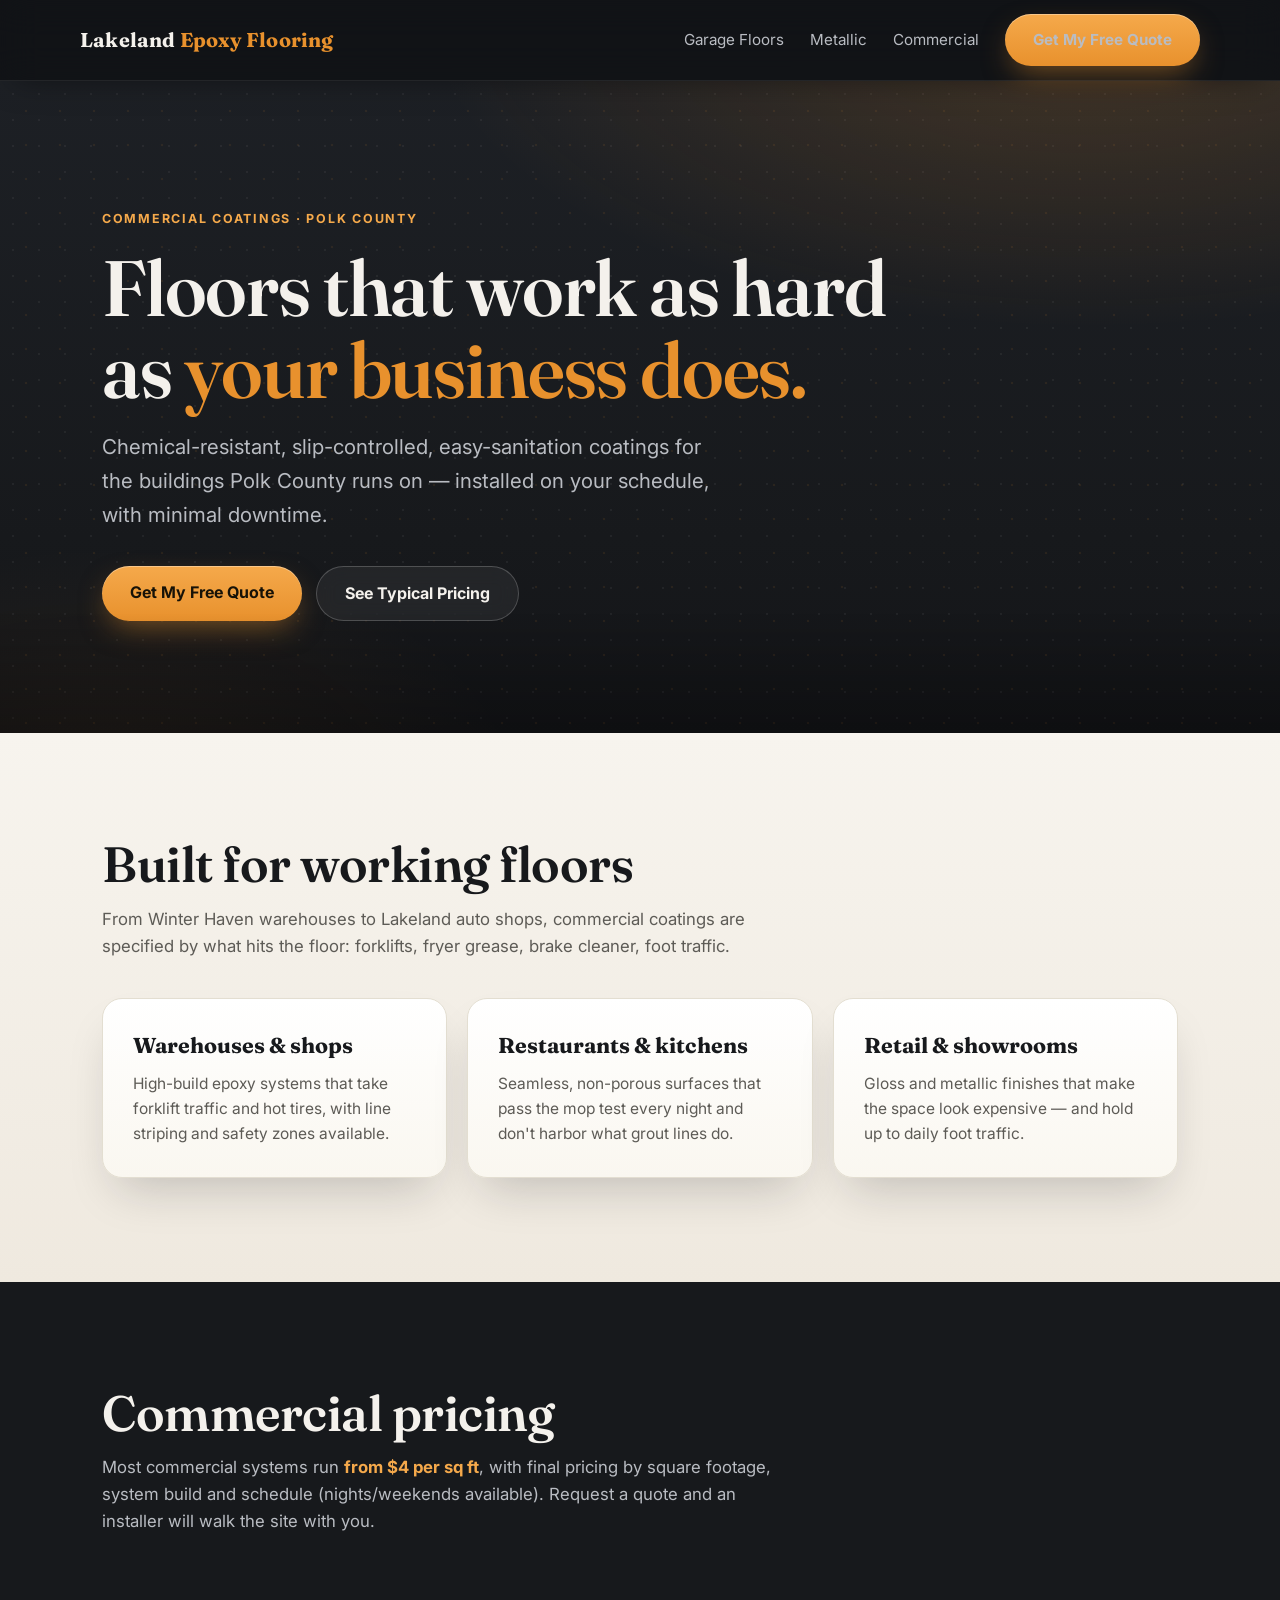
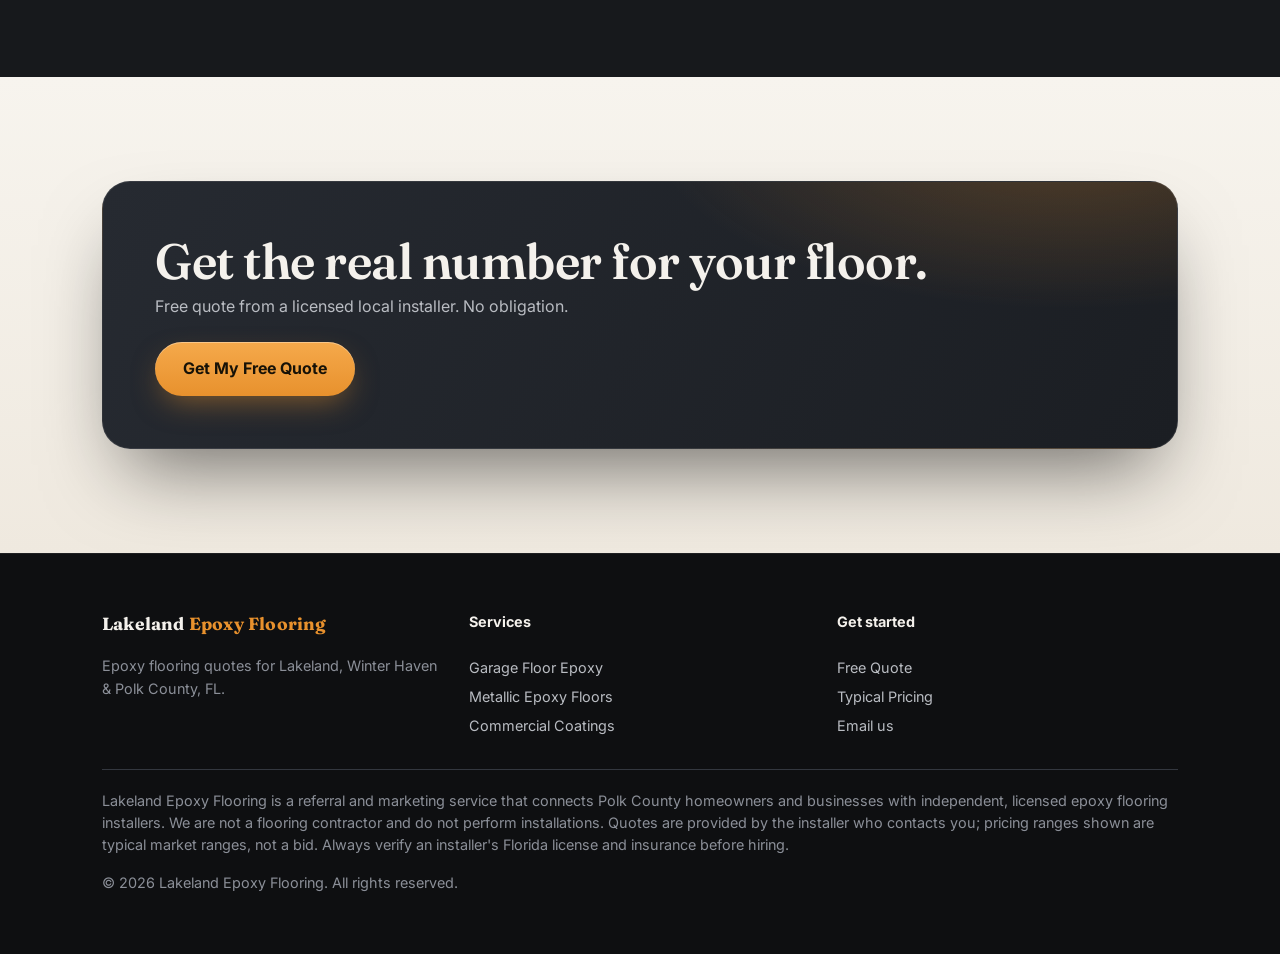
<file: commercial-epoxy-flooring.html>
<!DOCTYPE html>
<html lang="en">
<head>
<meta charset="UTF-8">
<meta name="viewport" content="width=device-width, initial-scale=1.0">
<title>Commercial Epoxy Flooring in Lakeland, FL — Warehouses, Shops, Restaurants</title>
<meta name="description" content="Commercial epoxy and polyaspartic floor coatings in Lakeland & Winter Haven, FL — warehouses, auto shops, kitchens, retail. From $4 per sq ft. Free site quotes.">
<meta property="og:title" content="Commercial Epoxy Flooring in Lakeland, FL — Warehouses, Shops, Restaurants">
<meta property="og:description" content="Commercial epoxy and polyaspartic floor coatings in Lakeland & Winter Haven, FL — warehouses, auto shops, kitchens, retail. From $4 per sq ft. Free site quotes.">
<meta property="og:type" content="website">
<link rel="icon" type="image/svg+xml" href="favicon.svg">
<meta name="google-site-verification" content="QB-ssv-MjZdVz-dJ-gzDWv2qY6BC9JkV1xSJGt7VMZ8" />
<link rel="preconnect" href="https://fonts.googleapis.com">
<link href="https://fonts.googleapis.com/css2?family=Fraunces:wght@600;700&family=Inter:wght@400;600;700&display=swap" rel="stylesheet">
<link rel="stylesheet" href="style.css">
</head>
<body>
<header><div class="wrap nav">
<a class="logo" href="index.html">Lakeland <span>Epoxy Flooring</span></a>
<nav class="nav-links">
<a href="garage-epoxy-flooring.html">Garage Floors</a>
<a href="metallic-epoxy-floors.html">Metallic</a>
<a href="commercial-epoxy-flooring.html">Commercial</a>
<a class="btn" href="get-a-quote.html">Get My Free Quote</a>
</nav></div></header>
<div class="hero"><div class="wrap">
<p class="eyebrow">Commercial Coatings · Polk County</p>
<h1>Floors that work as hard as <em>your business does.</em></h1>
<p class="lede">Chemical-resistant, slip-controlled, easy-sanitation coatings for the buildings Polk County runs on — installed on your schedule, with minimal downtime.</p>
<div class="hero-cta"><a class="btn" href="get-a-quote.html">Get My Free Quote</a><a class="btn ghost" href="index.html#pricing">See Typical Pricing</a></div>
</div></div>

<section><div class="wrap">
<h2>Built for working floors</h2>
<p class="sub">From Winter Haven warehouses to Lakeland auto shops, commercial coatings are specified by what hits the floor: forklifts, fryer grease, brake cleaner, foot traffic.</p>
<div class="cards">
<div class="card"><h3>Warehouses &amp; shops</h3><p>High-build epoxy systems that take forklift traffic and hot tires, with line striping and safety zones available.</p></div>
<div class="card"><h3>Restaurants &amp; kitchens</h3><p>Seamless, non-porous surfaces that pass the mop test every night and don't harbor what grout lines do.</p></div>
<div class="card"><h3>Retail &amp; showrooms</h3><p>Gloss and metallic finishes that make the space look expensive — and hold up to daily foot traffic.</p></div>
</div>
</div></section>
<section><div class="wrap">
<h2>Commercial pricing</h2>
<p class="sub">Most commercial systems run <b>from $4 per sq ft</b>, with final pricing by square footage, system build and schedule (nights/weekends available). Request a quote and an installer will walk the site with you.</p>
</div></section>

<section><div class="wrap"><div class="cta-band">
<div><h2 style="margin-bottom:6px">Get the real number for your floor.</h2><p style="color:var(--muted)">Free quote from a licensed local installer. No obligation.</p></div>
<a class="btn" href="get-a-quote.html">Get My Free Quote</a>
</div></div></section>
<footer><div class="wrap">
<div class="cols">
<div><a class="logo" href="index.html" style="font-size:1.1rem">Lakeland <span>Epoxy Flooring</span></a><p style="margin-top:10px">Epoxy flooring quotes for Lakeland, Winter Haven &amp; Polk County, FL.</p></div>
<div><strong style="color:var(--paper)">Services</strong><br><br><a href="garage-epoxy-flooring.html">Garage Floor Epoxy</a><a href="metallic-epoxy-floors.html">Metallic Epoxy Floors</a><a href="commercial-epoxy-flooring.html">Commercial Coatings</a></div>
<div><strong style="color:var(--paper)">Get started</strong><br><br><a href="get-a-quote.html">Free Quote</a><a href="index.html#pricing">Typical Pricing</a><a href="mailto:donmondemorrison+epoxy@gmail.com">Email us</a></div>
</div>
<p class="disclosure">Lakeland Epoxy Flooring is a referral and marketing service that connects Polk County homeowners and businesses with independent, licensed epoxy flooring installers. We are not a flooring contractor and do not perform installations. Quotes are provided by the installer who contacts you; pricing ranges shown are typical market ranges, not a bid. Always verify an installer's Florida license and insurance before hiring.</p>
<p style="margin-top:14px">© 2026 Lakeland Epoxy Flooring. All rights reserved.</p>
</div></footer>
<script>
(function(){var R=window.matchMedia('(prefers-reduced-motion: reduce)').matches;if(R||!('IntersectionObserver' in window))return;var els=document.querySelectorAll('.card,.step,.cta-band,table,.faq details,.hero-points,.chips,.quote');if(!els.length)return;els.forEach(function(e){e.classList.add('rv')});var io=new IntersectionObserver(function(es){es.forEach(function(en){if(en.isIntersecting){en.target.classList.add('in');io.unobserve(en.target)}})},{threshold:.1});els.forEach(function(e,i){e.style.transitionDelay=(i%3)*70+'ms';io.observe(e)})})();
</script>
</body>
</html>
</file>
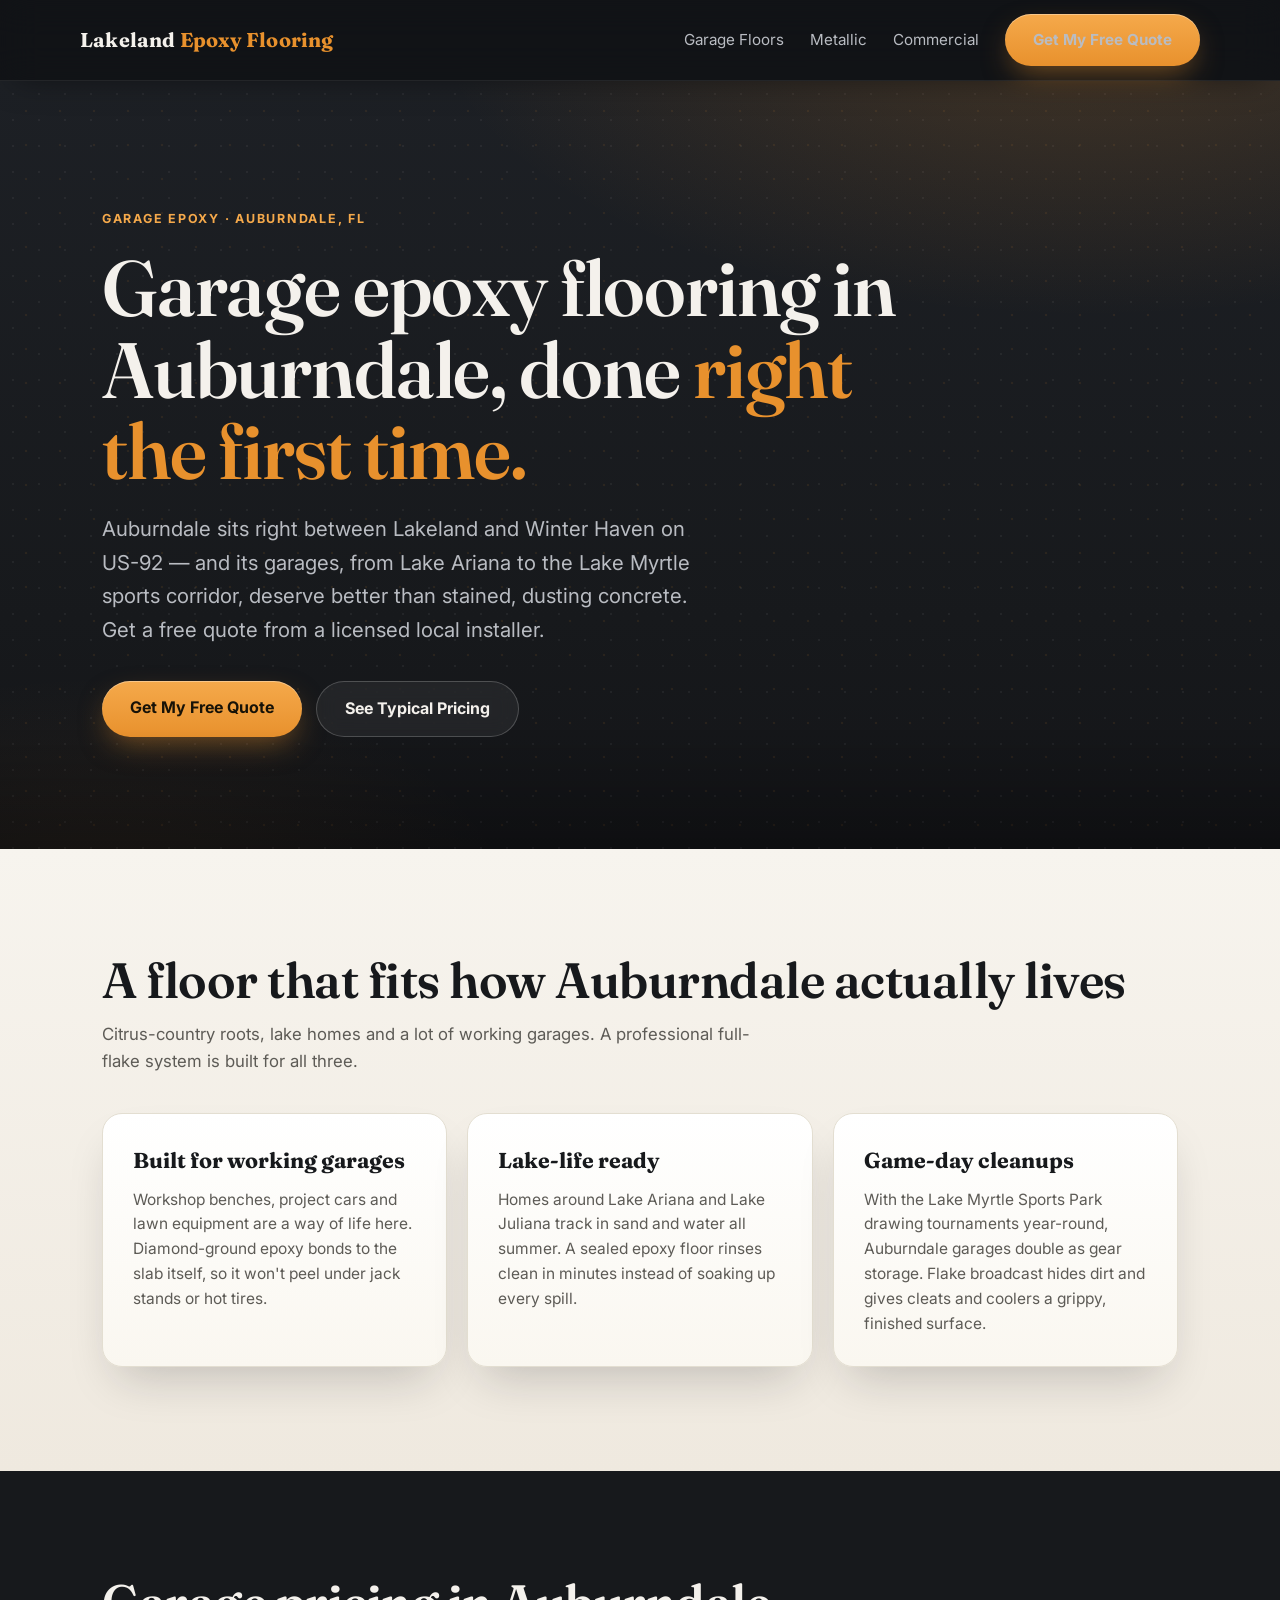
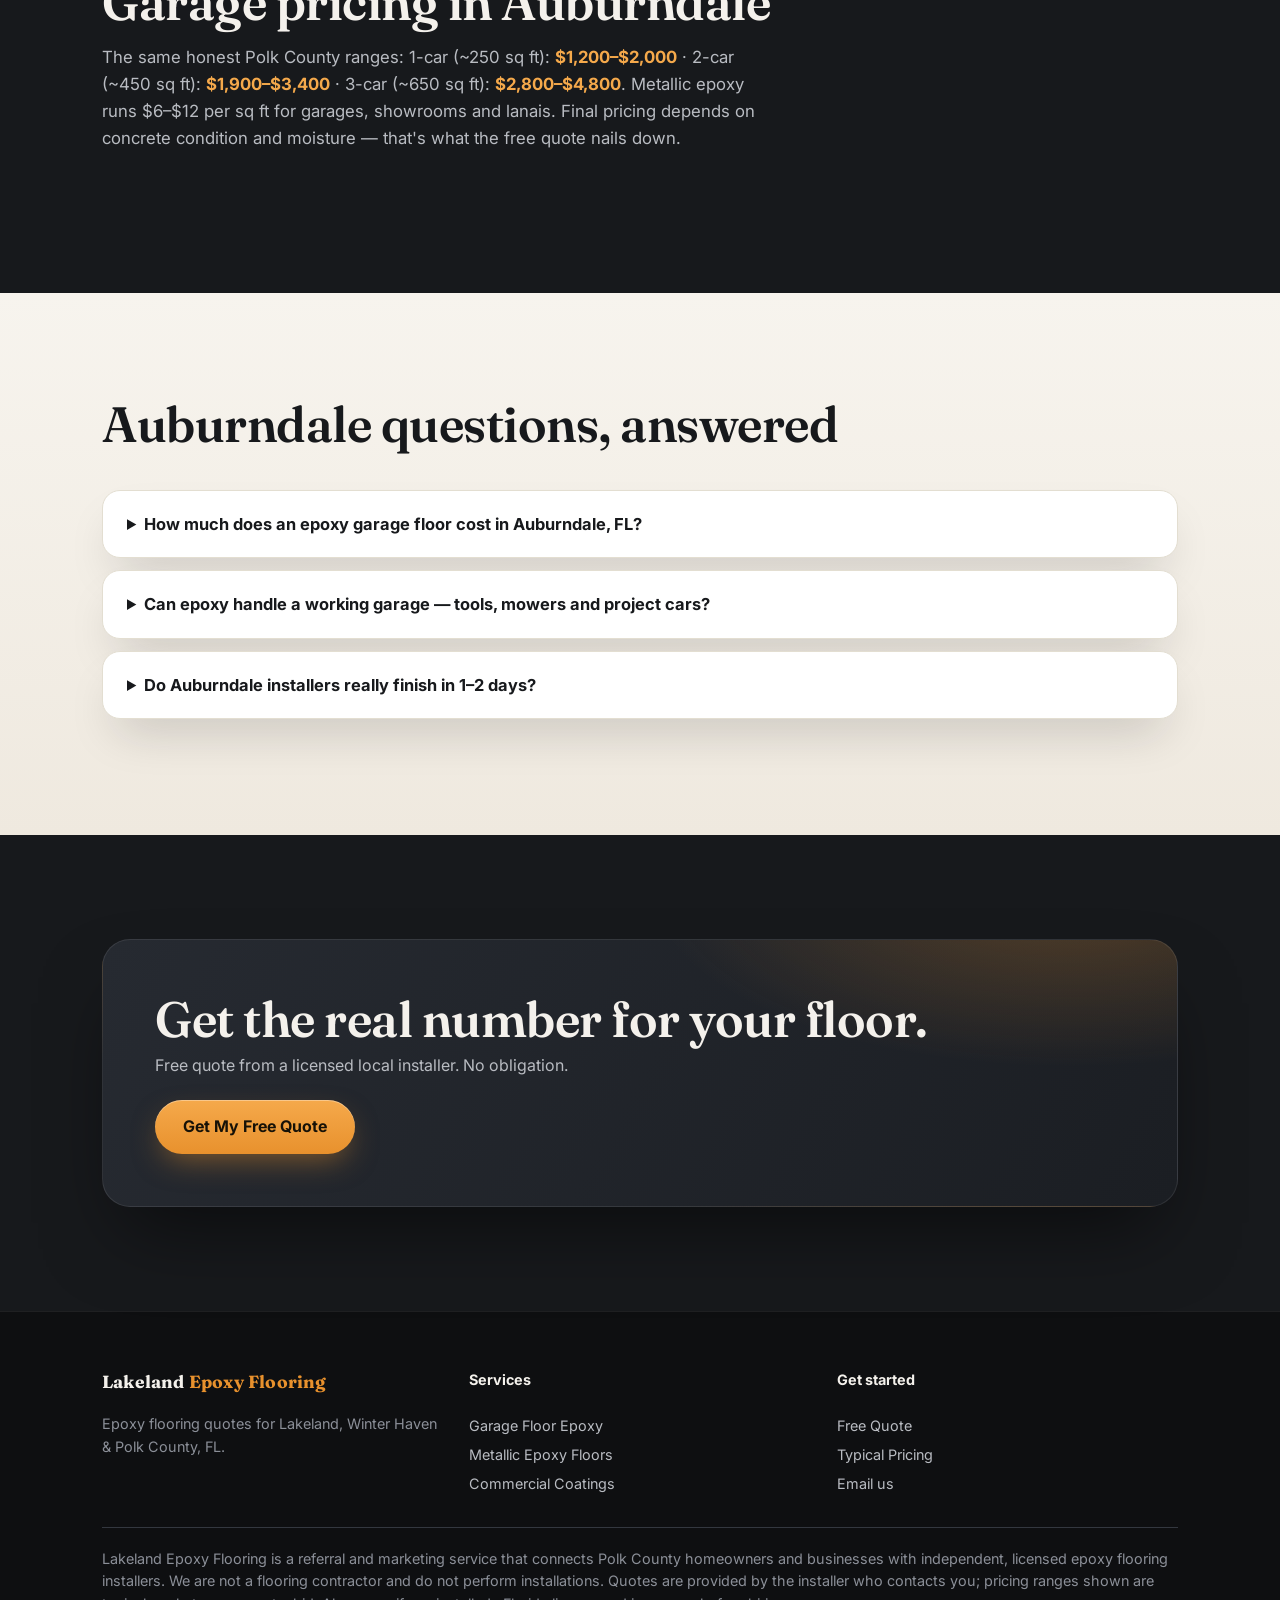
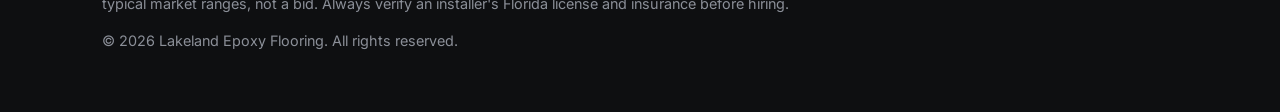
<file: epoxy-flooring-auburndale.html>
<!DOCTYPE html>
<html lang="en">
<head>
<meta charset="UTF-8">
<meta name="viewport" content="width=device-width, initial-scale=1.0">
<title>Garage Epoxy Flooring in Auburndale, FL — Free Quotes from Local Installers</title>
<meta name="description" content="Free quotes for epoxy garage floors in Auburndale, FL. Typical 2-car garage $1,900–$3,400, installed in 1–2 days by licensed local installers. Metallic and commercial coatings available.">
<meta property="og:title" content="Garage Epoxy Flooring in Auburndale, FL — Free Quotes from Local Installers">
<meta property="og:description" content="Free quotes for epoxy garage floors in Auburndale, FL. Typical 2-car garage $1,900–$3,400, installed in 1–2 days by licensed local installers. Metallic and commercial coatings available.">
<meta property="og:type" content="website">
<link rel="icon" type="image/svg+xml" href="favicon.svg">
<meta name="google-site-verification" content="QB-ssv-MjZdVz-dJ-gzDWv2qY6BC9JkV1xSJGt7VMZ8" />
<link rel="preconnect" href="https://fonts.googleapis.com">
<link href="https://fonts.googleapis.com/css2?family=Fraunces:wght@600;700&family=Inter:wght@400;600;700&display=swap" rel="stylesheet">
<link rel="stylesheet" href="style.css">
<script type="application/ld+json">
{"@context":"https://schema.org","@type":"Service","name":"Garage Epoxy Flooring — Auburndale, FL","serviceType":"Epoxy flooring installation referrals","areaServed":["Auburndale, FL"],"provider":{"@type":"Organization","name":"Lakeland Epoxy Flooring"},"url":"https://lifeofmorr.github.io/lakeland-epoxy-flooring/epoxy-flooring-auburndale.html"}
</script>
<script type="application/ld+json">
{"@context":"https://schema.org","@type":"FAQPage","mainEntity":[
{"@type":"Question","name":"How much does an epoxy garage floor cost in Auburndale, FL?","acceptedAnswer":{"@type":"Answer","text":"Auburndale projects follow the published Polk County ranges: a 1-car garage is typically $1,200–$2,000, a 2-car $1,900–$3,400, and a 3-car $2,800–$4,800 for a professionally installed full-flake system. Your free quote prices your exact floor."}},
{"@type":"Question","name":"Can epoxy handle a working garage — tools, mowers and project cars?","acceptedAnswer":{"@type":"Answer","text":"Yes. A diamond-ground, full-flake system with a polyaspartic topcoat is built for exactly that: it resists oil, solvents and dropped tools, and it doesn't lift under hot tires the way paint and DIY kits do."}},
{"@type":"Question","name":"Do Auburndale installers really finish in 1–2 days?","acceptedAnswer":{"@type":"Answer","text":"Most residential garage floors do: grinding, crack repair and moisture testing on day one, then coating, flake and topcoat. You can usually walk on it within 24 hours and park on it after 3–5 days."}}]}
</script>
</head>
<body>
<header><div class="wrap nav">
<a class="logo" href="index.html">Lakeland <span>Epoxy Flooring</span></a>
<nav class="nav-links">
<a href="garage-epoxy-flooring.html">Garage Floors</a>
<a href="metallic-epoxy-floors.html">Metallic</a>
<a href="commercial-epoxy-flooring.html">Commercial</a>
<a class="btn" href="get-a-quote.html">Get My Free Quote</a>
</nav></div></header>
<div class="hero"><div class="wrap">
<p class="eyebrow">Garage Epoxy · Auburndale, FL</p>
<h1>Garage epoxy flooring in Auburndale, done <em>right the first time.</em></h1>
<p class="lede">Auburndale sits right between Lakeland and Winter Haven on US-92 — and its garages, from Lake Ariana to the Lake Myrtle sports corridor, deserve better than stained, dusting concrete. Get a free quote from a licensed local installer.</p>
<div class="hero-cta"><a class="btn" href="get-a-quote.html">Get My Free Quote</a><a class="btn ghost" href="index.html#pricing">See Typical Pricing</a></div>
</div></div>

<section><div class="wrap">
<h2>A floor that fits how Auburndale actually lives</h2>
<p class="sub">Citrus-country roots, lake homes and a lot of working garages. A professional full-flake system is built for all three.</p>
<div class="cards">
<div class="card"><h3>Built for working garages</h3><p>Workshop benches, project cars and lawn equipment are a way of life here. Diamond-ground epoxy bonds to the slab itself, so it won't peel under jack stands or hot tires.</p></div>
<div class="card"><h3>Lake-life ready</h3><p>Homes around Lake Ariana and Lake Juliana track in sand and water all summer. A sealed epoxy floor rinses clean in minutes instead of soaking up every spill.</p></div>
<div class="card"><h3>Game-day cleanups</h3><p>With the Lake Myrtle Sports Park drawing tournaments year-round, Auburndale garages double as gear storage. Flake broadcast hides dirt and gives cleats and coolers a grippy, finished surface.</p></div>
</div>
</div></section>

<section><div class="wrap">
<h2>Garage pricing in Auburndale</h2>
<p class="sub">The same honest Polk County ranges: 1-car (~250 sq ft): <b>$1,200–$2,000</b> · 2-car (~450 sq ft): <b>$1,900–$3,400</b> · 3-car (~650 sq ft): <b>$2,800–$4,800</b>. Metallic epoxy runs $6–$12 per sq ft for garages, showrooms and lanais. Final pricing depends on concrete condition and moisture — that's what the free quote nails down.</p>
</div></section>

<section class="faq"><div class="wrap">
<h2>Auburndale questions, answered</h2>
<p class="sub"></p>
<details><summary>How much does an epoxy garage floor cost in Auburndale, FL?</summary><p>A 1-car garage is typically $1,200–$2,000, a 2-car $1,900–$3,400, and a 3-car $2,800–$4,800 for a professionally installed full-flake system. Your free quote prices your exact floor.</p></details>
<details><summary>Can epoxy handle a working garage — tools, mowers and project cars?</summary><p>Yes. A diamond-ground, full-flake system with a polyaspartic topcoat resists oil, solvents and dropped tools, and it doesn't lift under hot tires the way paint and DIY kits do.</p></details>
<details><summary>Do Auburndale installers really finish in 1–2 days?</summary><p>Most residential garage floors do: grinding, crack repair and moisture testing on day one, then coating, flake and topcoat. Walk on it within about 24 hours; park on it after 3–5 days.</p></details>
</div></section>

<section><div class="wrap"><div class="cta-band">
<div><h2 style="margin-bottom:6px">Get the real number for your floor.</h2><p style="color:var(--muted)">Free quote from a licensed local installer. No obligation.</p></div>
<a class="btn" href="get-a-quote.html">Get My Free Quote</a>
</div></div></section>
<footer><div class="wrap">
<div class="cols">
<div><a class="logo" href="index.html" style="font-size:1.1rem">Lakeland <span>Epoxy Flooring</span></a><p style="margin-top:10px">Epoxy flooring quotes for Lakeland, Winter Haven &amp; Polk County, FL.</p></div>
<div><strong style="color:var(--paper)">Services</strong><br><br><a href="garage-epoxy-flooring.html">Garage Floor Epoxy</a><a href="metallic-epoxy-floors.html">Metallic Epoxy Floors</a><a href="commercial-epoxy-flooring.html">Commercial Coatings</a></div>
<div><strong style="color:var(--paper)">Get started</strong><br><br><a href="get-a-quote.html">Free Quote</a><a href="index.html#pricing">Typical Pricing</a><a href="mailto:donmondemorrison+epoxy@gmail.com">Email us</a></div>
</div>
<p class="disclosure">Lakeland Epoxy Flooring is a referral and marketing service that connects Polk County homeowners and businesses with independent, licensed epoxy flooring installers. We are not a flooring contractor and do not perform installations. Quotes are provided by the installer who contacts you; pricing ranges shown are typical market ranges, not a bid. Always verify an installer's Florida license and insurance before hiring.</p>
<p style="margin-top:14px">© 2026 Lakeland Epoxy Flooring. All rights reserved.</p>
</div></footer>
<script>
(function(){var R=window.matchMedia('(prefers-reduced-motion: reduce)').matches;if(R||!('IntersectionObserver' in window))return;var els=document.querySelectorAll('.card,.step,.cta-band,table,.faq details,.hero-points,.chips,.quote');if(!els.length)return;els.forEach(function(e){e.classList.add('rv')});var io=new IntersectionObserver(function(es){es.forEach(function(en){if(en.isIntersecting){en.target.classList.add('in');io.unobserve(en.target)}})},{threshold:.1});els.forEach(function(e,i){e.style.transitionDelay=(i%3)*70+'ms';io.observe(e)})})();
</script>
</body>
</html>
</file>
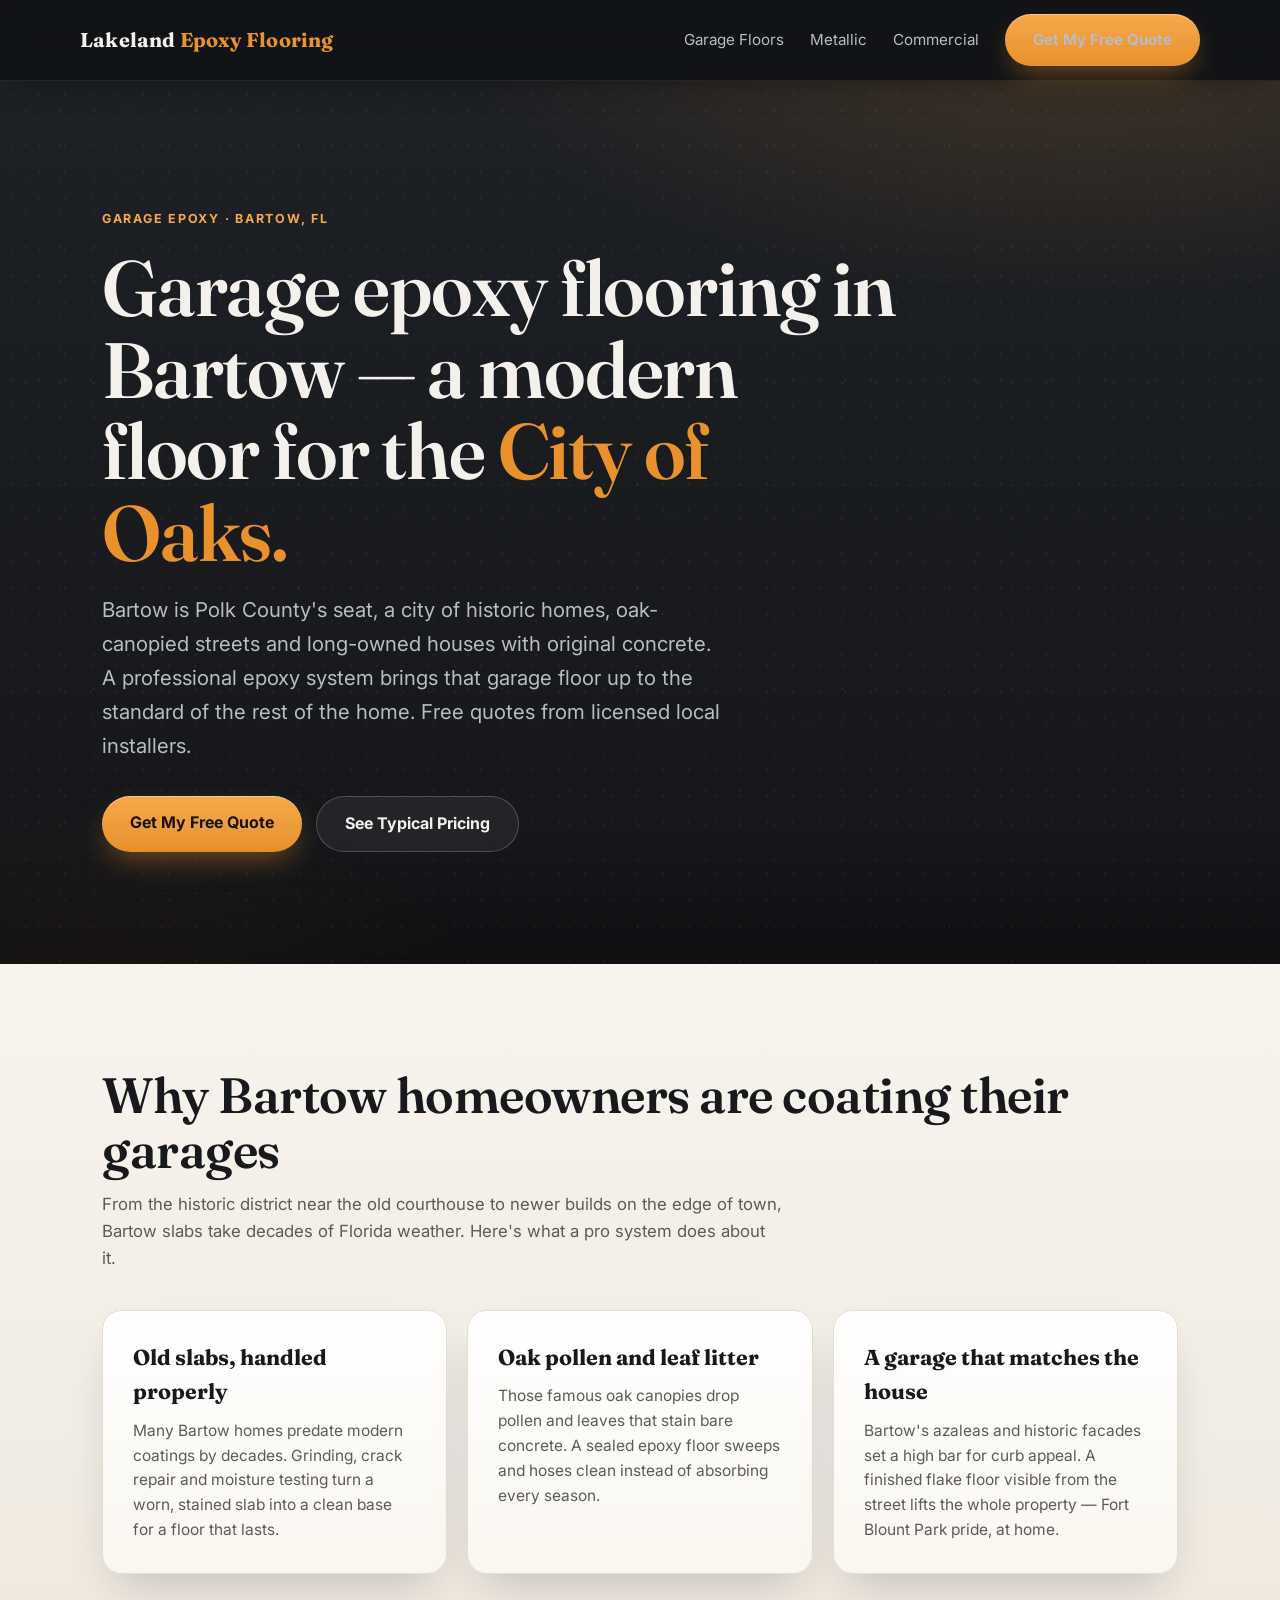
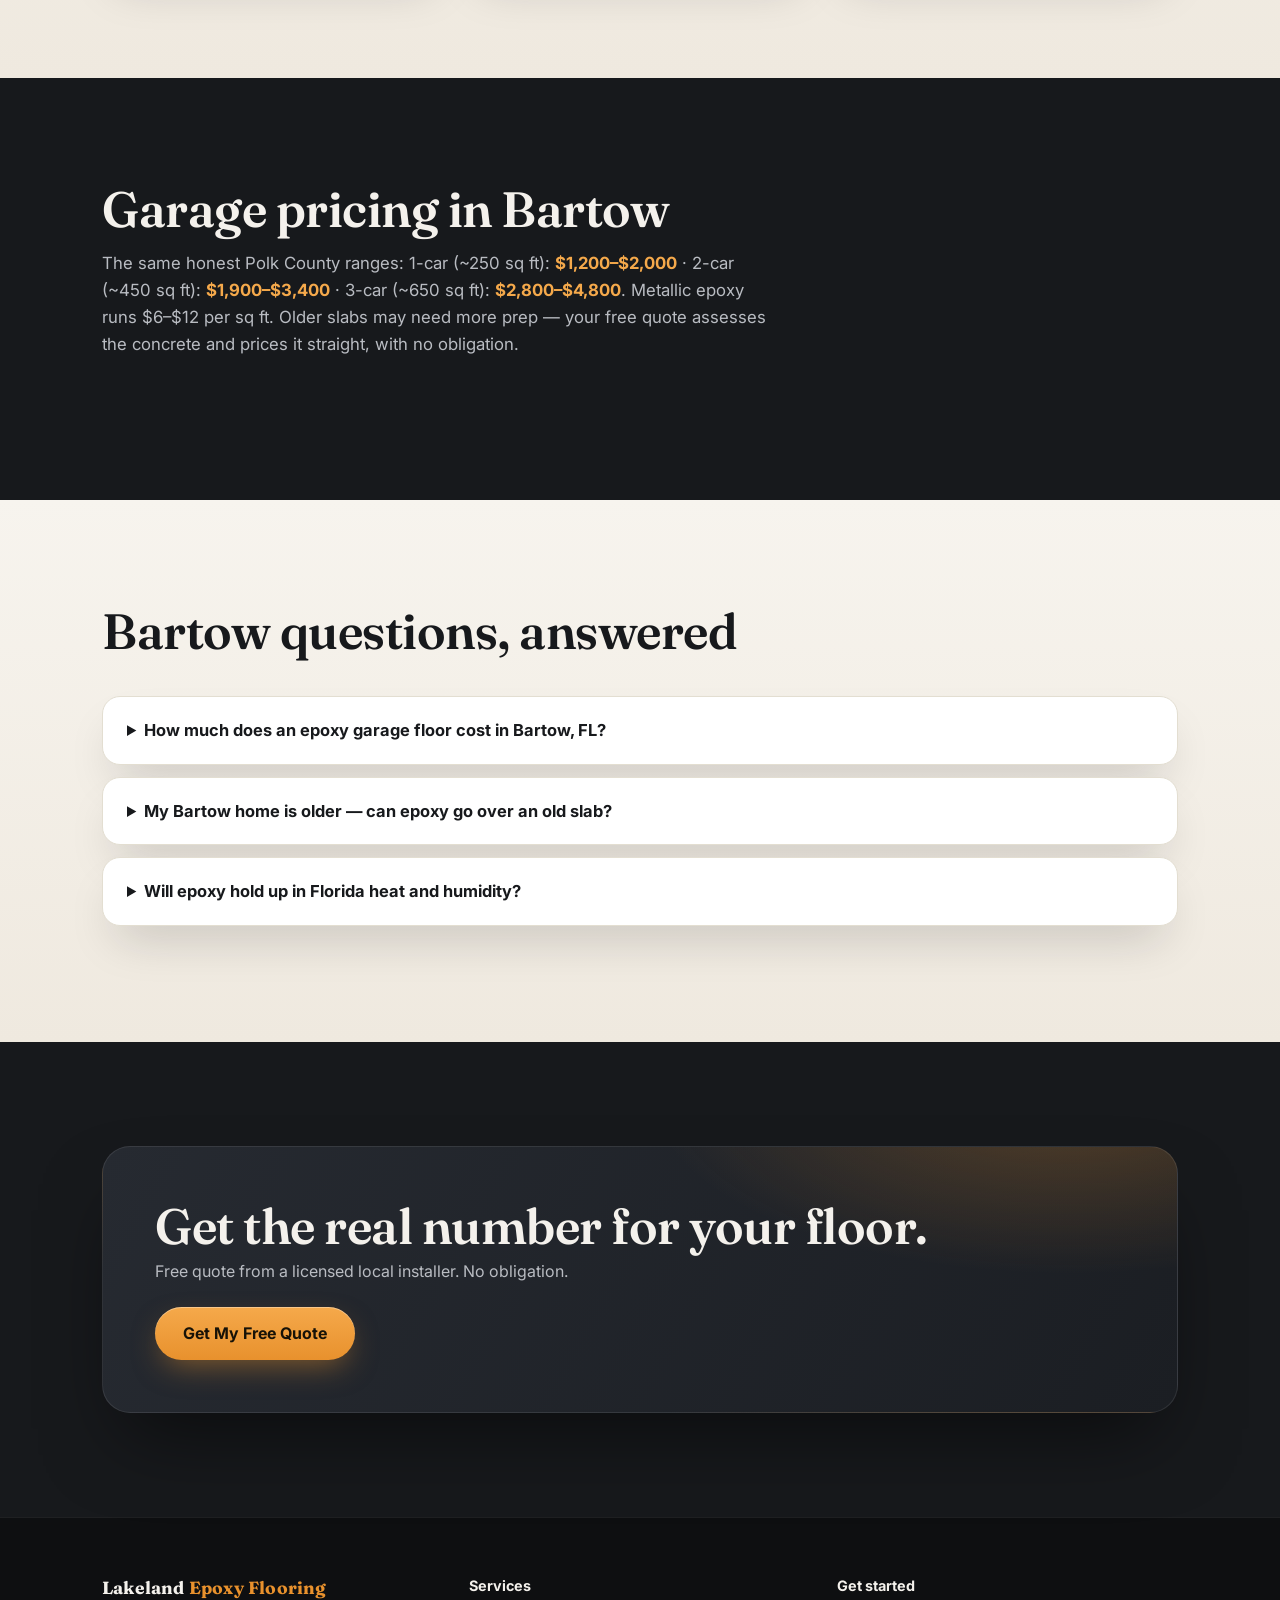
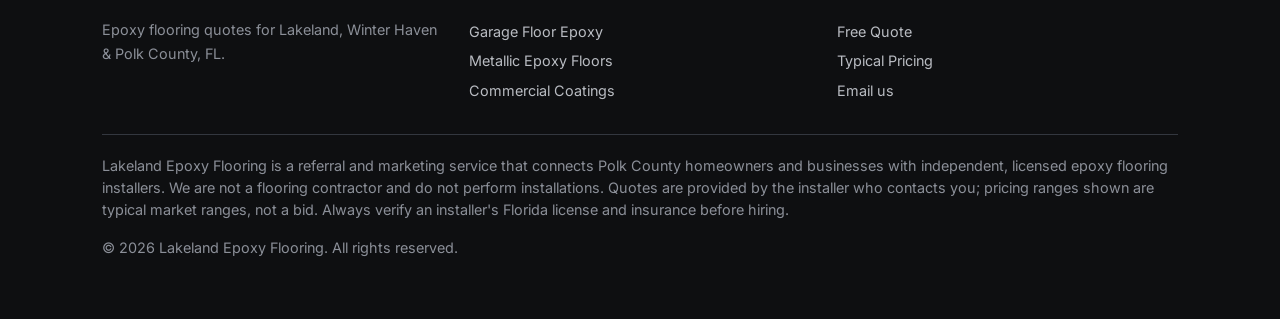
<file: epoxy-flooring-bartow.html>
<!DOCTYPE html>
<html lang="en">
<head>
<meta charset="UTF-8">
<meta name="viewport" content="width=device-width, initial-scale=1.0">
<title>Garage Epoxy Flooring in Bartow, FL — Free Quotes from Local Installers</title>
<meta name="description" content="Free quotes for epoxy garage floors in Bartow, FL. Typical 2-car garage $1,900–$3,400, installed in 1–2 days by licensed local installers. Metallic and commercial coatings available.">
<meta property="og:title" content="Garage Epoxy Flooring in Bartow, FL — Free Quotes from Local Installers">
<meta property="og:description" content="Free quotes for epoxy garage floors in Bartow, FL. Typical 2-car garage $1,900–$3,400, installed in 1–2 days by licensed local installers. Metallic and commercial coatings available.">
<meta property="og:type" content="website">
<link rel="icon" type="image/svg+xml" href="favicon.svg">
<meta name="google-site-verification" content="QB-ssv-MjZdVz-dJ-gzDWv2qY6BC9JkV1xSJGt7VMZ8" />
<link rel="preconnect" href="https://fonts.googleapis.com">
<link href="https://fonts.googleapis.com/css2?family=Fraunces:wght@600;700&family=Inter:wght@400;600;700&display=swap" rel="stylesheet">
<link rel="stylesheet" href="style.css">
<script type="application/ld+json">
{"@context":"https://schema.org","@type":"Service","name":"Garage Epoxy Flooring — Bartow, FL","serviceType":"Epoxy flooring installation referrals","areaServed":["Bartow, FL"],"provider":{"@type":"Organization","name":"Lakeland Epoxy Flooring"},"url":"https://lifeofmorr.github.io/lakeland-epoxy-flooring/epoxy-flooring-bartow.html"}
</script>
<script type="application/ld+json">
{"@context":"https://schema.org","@type":"FAQPage","mainEntity":[
{"@type":"Question","name":"How much does an epoxy garage floor cost in Bartow, FL?","acceptedAnswer":{"@type":"Answer","text":"Bartow projects follow the published Polk County ranges: a 1-car garage is typically $1,200–$2,000, a 2-car $1,900–$3,400, and a 3-car $2,800–$4,800 for a professionally installed full-flake system. Your free quote prices your exact floor."}},
{"@type":"Question","name":"My Bartow home is older — can epoxy go over an old slab?","acceptedAnswer":{"@type":"Answer","text":"Usually, yes. Installers diamond-grind the surface, repair cracks and divots, and moisture-test before coating. Older slabs around Bartow's historic neighborhoods often need a little extra prep, which the free quote assessment identifies up front."}},
{"@type":"Question","name":"Will epoxy hold up in Florida heat and humidity in Bartow?","acceptedAnswer":{"@type":"Answer","text":"Yes, when the concrete is properly ground and moisture-tested first. Moisture in Florida slabs is the main cause of peeling, so pros test for it and use a moisture-mitigating primer where needed. Hot tires are not a problem for a properly cured system."}}]}
</script>
</head>
<body>
<header><div class="wrap nav">
<a class="logo" href="index.html">Lakeland <span>Epoxy Flooring</span></a>
<nav class="nav-links">
<a href="garage-epoxy-flooring.html">Garage Floors</a>
<a href="metallic-epoxy-floors.html">Metallic</a>
<a href="commercial-epoxy-flooring.html">Commercial</a>
<a class="btn" href="get-a-quote.html">Get My Free Quote</a>
</nav></div></header>
<div class="hero"><div class="wrap">
<p class="eyebrow">Garage Epoxy · Bartow, FL</p>
<h1>Garage epoxy flooring in Bartow — a modern floor for the <em>City of Oaks.</em></h1>
<p class="lede">Bartow is Polk County's seat, a city of historic homes, oak-canopied streets and long-owned houses with original concrete. A professional epoxy system brings that garage floor up to the standard of the rest of the home. Free quotes from licensed local installers.</p>
<div class="hero-cta"><a class="btn" href="get-a-quote.html">Get My Free Quote</a><a class="btn ghost" href="index.html#pricing">See Typical Pricing</a></div>
</div></div>

<section><div class="wrap">
<h2>Why Bartow homeowners are coating their garages</h2>
<p class="sub">From the historic district near the old courthouse to newer builds on the edge of town, Bartow slabs take decades of Florida weather. Here's what a pro system does about it.</p>
<div class="cards">
<div class="card"><h3>Old slabs, handled properly</h3><p>Many Bartow homes predate modern coatings by decades. Grinding, crack repair and moisture testing turn a worn, stained slab into a clean base for a floor that lasts.</p></div>
<div class="card"><h3>Oak pollen and leaf litter</h3><p>Those famous oak canopies drop pollen and leaves that stain bare concrete. A sealed epoxy floor sweeps and hoses clean instead of absorbing every season.</p></div>
<div class="card"><h3>A garage that matches the house</h3><p>Bartow's azaleas and historic facades set a high bar for curb appeal. A finished flake floor visible from the street lifts the whole property — Fort Blount Park pride, at home.</p></div>
</div>
</div></section>

<section><div class="wrap">
<h2>Garage pricing in Bartow</h2>
<p class="sub">The same honest Polk County ranges: 1-car (~250 sq ft): <b>$1,200–$2,000</b> · 2-car (~450 sq ft): <b>$1,900–$3,400</b> · 3-car (~650 sq ft): <b>$2,800–$4,800</b>. Metallic epoxy runs $6–$12 per sq ft. Older slabs may need more prep — your free quote assesses the concrete and prices it straight, with no obligation.</p>
</div></section>

<section class="faq"><div class="wrap">
<h2>Bartow questions, answered</h2>
<p class="sub"></p>
<details><summary>How much does an epoxy garage floor cost in Bartow, FL?</summary><p>A 1-car garage is typically $1,200–$2,000, a 2-car $1,900–$3,400, and a 3-car $2,800–$4,800 for a professionally installed full-flake system. Your free quote prices your exact floor.</p></details>
<details><summary>My Bartow home is older — can epoxy go over an old slab?</summary><p>Usually, yes. Installers diamond-grind the surface, repair cracks and divots, and moisture-test before coating. Older slabs often need a little extra prep, which the free quote assessment identifies up front.</p></details>
<details><summary>Will epoxy hold up in Florida heat and humidity?</summary><p>Yes — when the slab is ground and moisture-tested first. Moisture in Florida concrete is the #1 cause of peeling, so pros test for it and use a moisture-mitigating primer where needed.</p></details>
</div></section>

<section><div class="wrap"><div class="cta-band">
<div><h2 style="margin-bottom:6px">Get the real number for your floor.</h2><p style="color:var(--muted)">Free quote from a licensed local installer. No obligation.</p></div>
<a class="btn" href="get-a-quote.html">Get My Free Quote</a>
</div></div></section>
<footer><div class="wrap">
<div class="cols">
<div><a class="logo" href="index.html" style="font-size:1.1rem">Lakeland <span>Epoxy Flooring</span></a><p style="margin-top:10px">Epoxy flooring quotes for Lakeland, Winter Haven &amp; Polk County, FL.</p></div>
<div><strong style="color:var(--paper)">Services</strong><br><br><a href="garage-epoxy-flooring.html">Garage Floor Epoxy</a><a href="metallic-epoxy-floors.html">Metallic Epoxy Floors</a><a href="commercial-epoxy-flooring.html">Commercial Coatings</a></div>
<div><strong style="color:var(--paper)">Get started</strong><br><br><a href="get-a-quote.html">Free Quote</a><a href="index.html#pricing">Typical Pricing</a><a href="mailto:donmondemorrison+epoxy@gmail.com">Email us</a></div>
</div>
<p class="disclosure">Lakeland Epoxy Flooring is a referral and marketing service that connects Polk County homeowners and businesses with independent, licensed epoxy flooring installers. We are not a flooring contractor and do not perform installations. Quotes are provided by the installer who contacts you; pricing ranges shown are typical market ranges, not a bid. Always verify an installer's Florida license and insurance before hiring.</p>
<p style="margin-top:14px">© 2026 Lakeland Epoxy Flooring. All rights reserved.</p>
</div></footer>
<script>
(function(){var R=window.matchMedia('(prefers-reduced-motion: reduce)').matches;if(R||!('IntersectionObserver' in window))return;var els=document.querySelectorAll('.card,.step,.cta-band,table,.faq details,.hero-points,.chips,.quote');if(!els.length)return;els.forEach(function(e){e.classList.add('rv')});var io=new IntersectionObserver(function(es){es.forEach(function(en){if(en.isIntersecting){en.target.classList.add('in');io.unobserve(en.target)}})},{threshold:.1});els.forEach(function(e,i){e.style.transitionDelay=(i%3)*70+'ms';io.observe(e)})})();
</script>
</body>
</html>
</file>
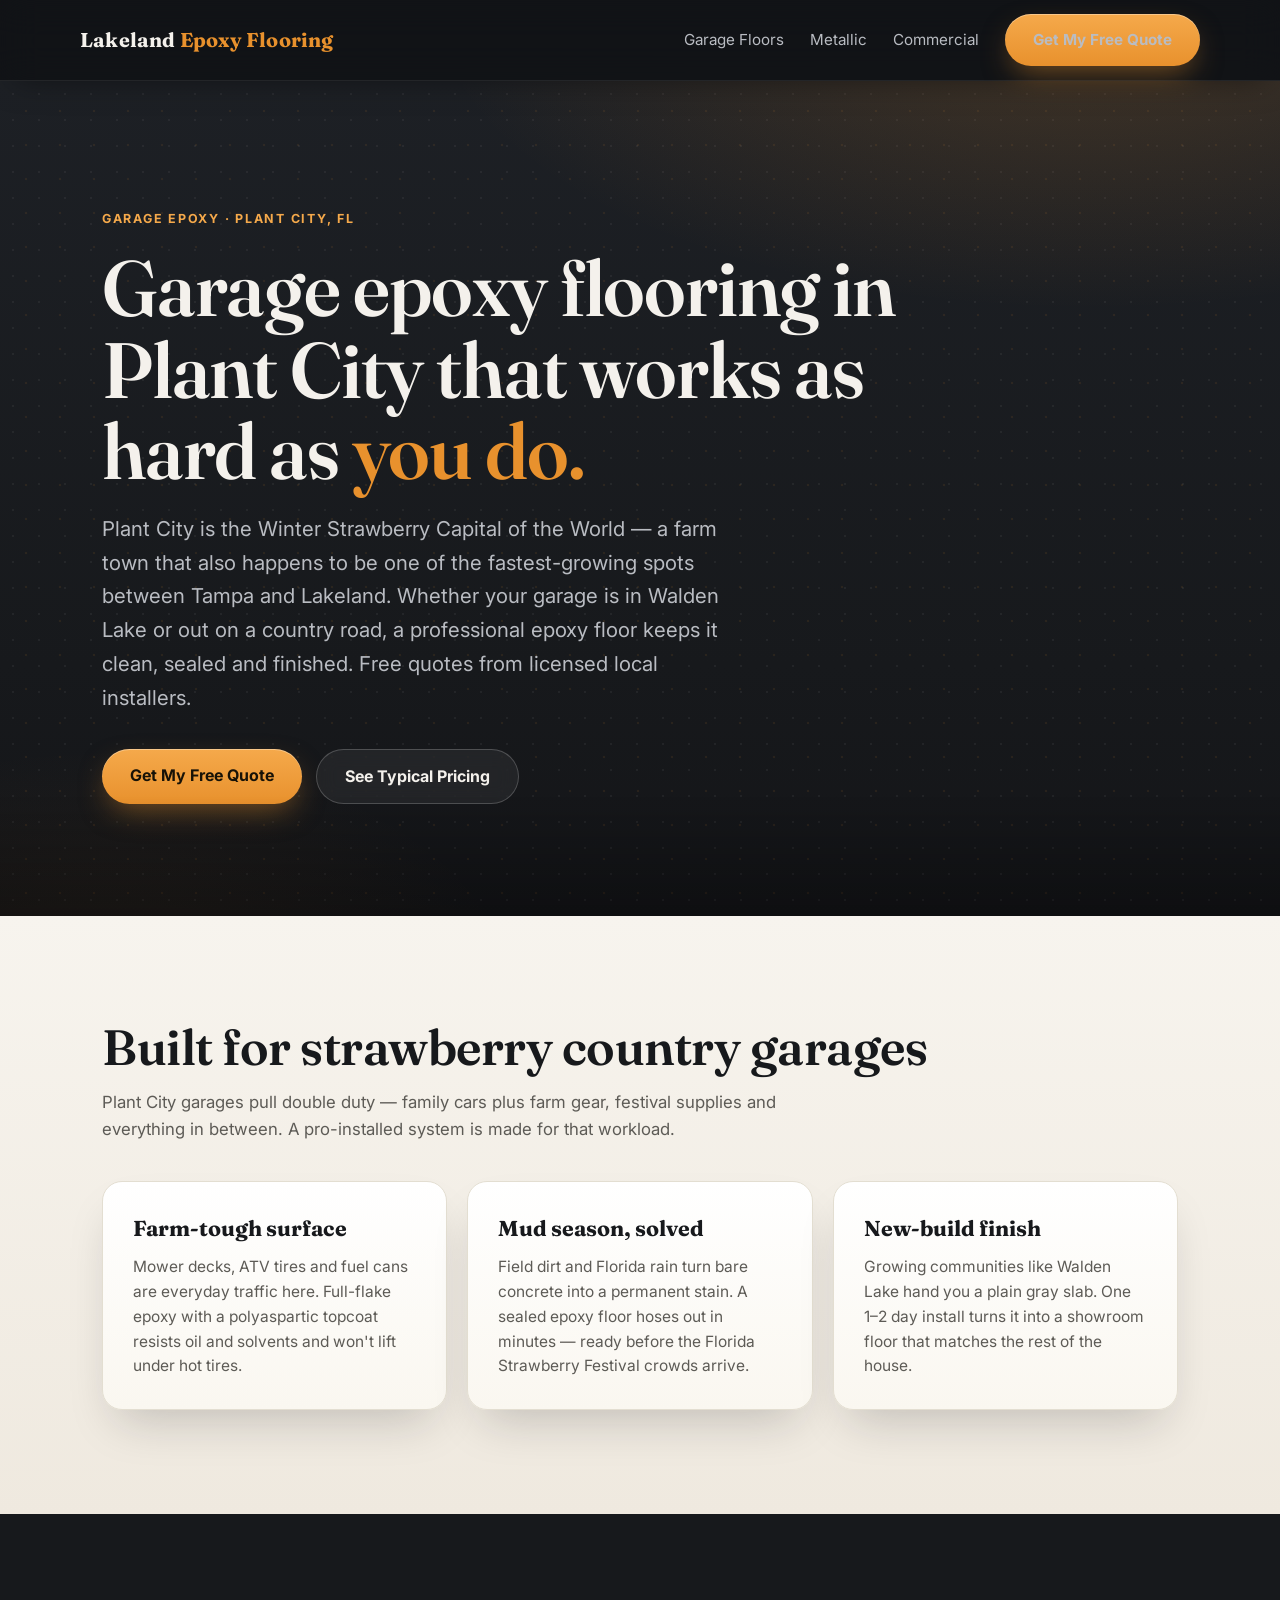
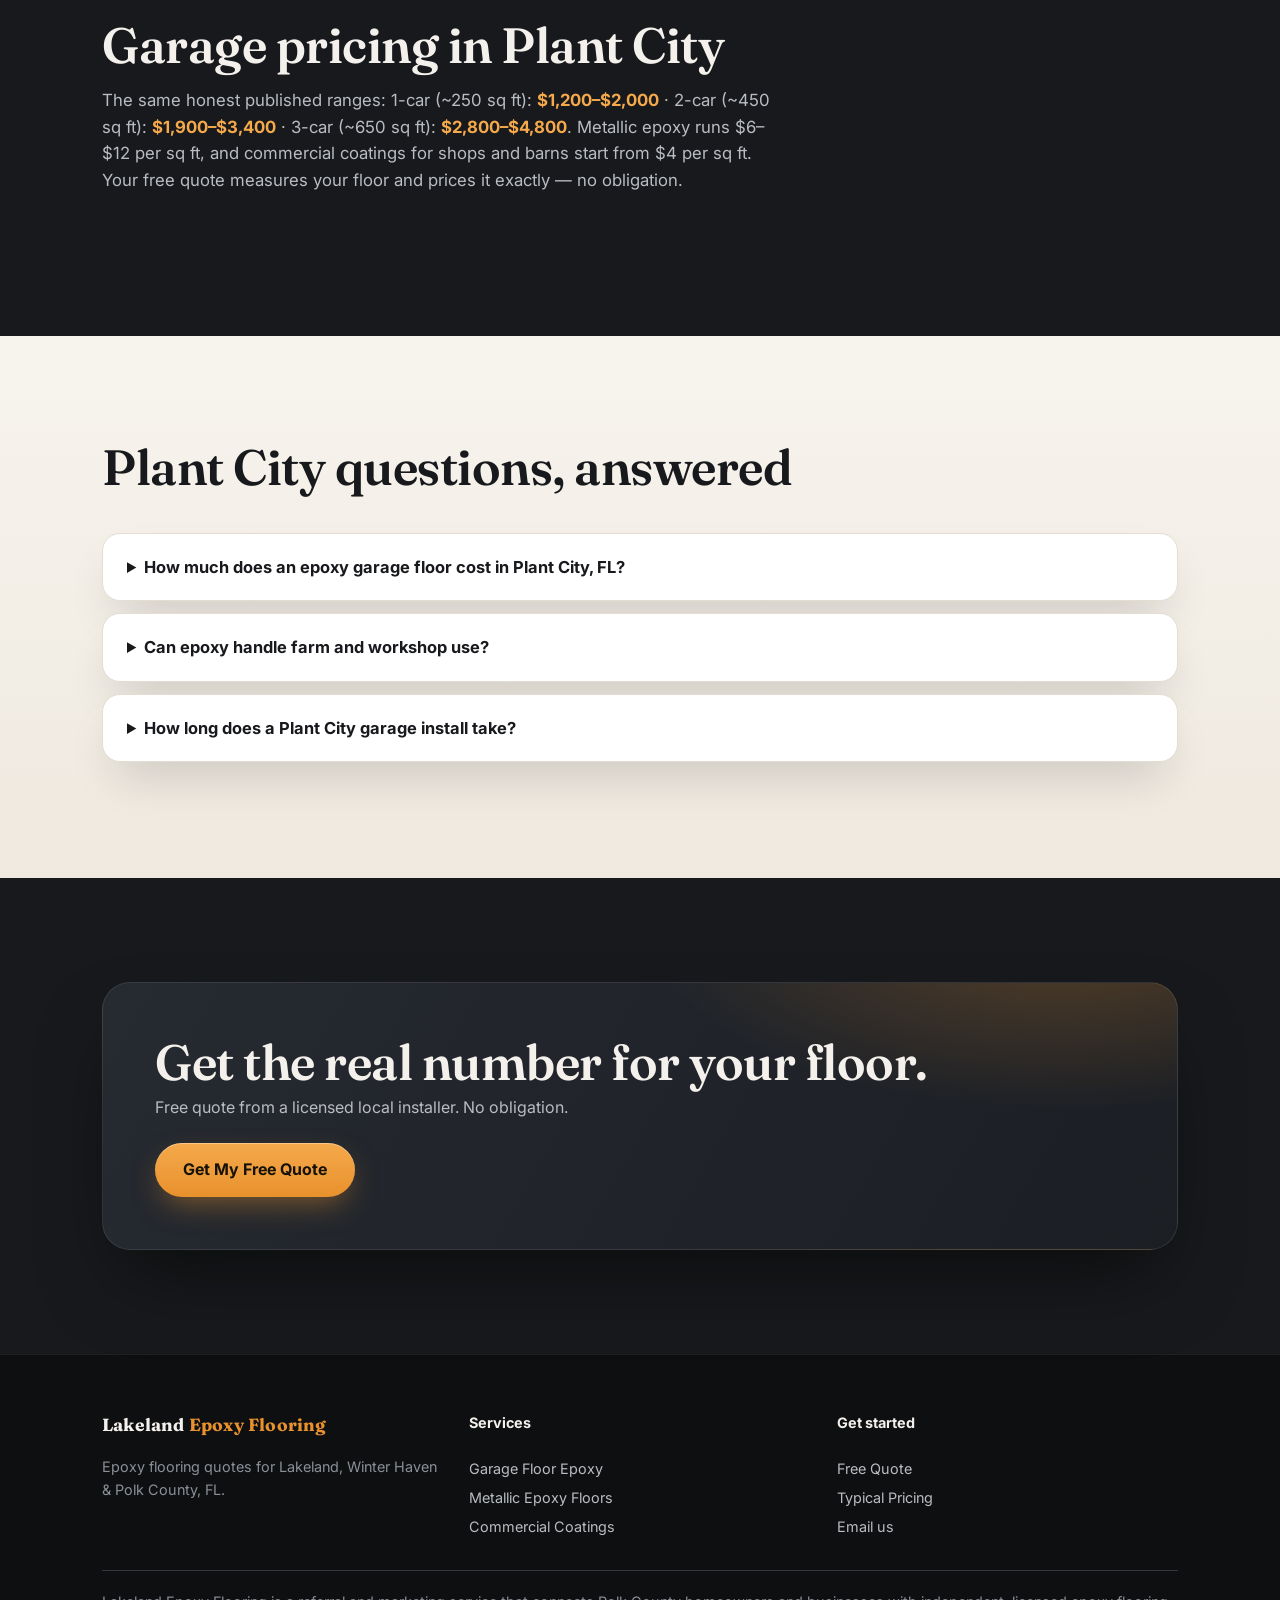
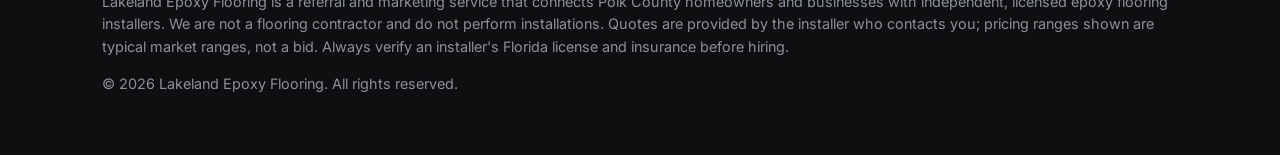
<file: epoxy-flooring-plant-city.html>
<!DOCTYPE html>
<html lang="en">
<head>
<meta charset="UTF-8">
<meta name="viewport" content="width=device-width, initial-scale=1.0">
<title>Garage Epoxy Flooring in Plant City, FL — Free Quotes from Local Installers</title>
<meta name="description" content="Free quotes for epoxy garage floors in Plant City, FL. Typical 2-car garage $1,900–$3,400, installed in 1–2 days by licensed local installers. Metallic and commercial coatings available.">
<meta property="og:title" content="Garage Epoxy Flooring in Plant City, FL — Free Quotes from Local Installers">
<meta property="og:description" content="Free quotes for epoxy garage floors in Plant City, FL. Typical 2-car garage $1,900–$3,400, installed in 1–2 days by licensed local installers. Metallic and commercial coatings available.">
<meta property="og:type" content="website">
<link rel="icon" type="image/svg+xml" href="favicon.svg">
<meta name="google-site-verification" content="QB-ssv-MjZdVz-dJ-gzDWv2qY6BC9JkV1xSJGt7VMZ8" />
<link rel="preconnect" href="https://fonts.googleapis.com">
<link href="https://fonts.googleapis.com/css2?family=Fraunces:wght@600;700&family=Inter:wght@400;600;700&display=swap" rel="stylesheet">
<link rel="stylesheet" href="style.css">
<script type="application/ld+json">
{"@context":"https://schema.org","@type":"Service","name":"Garage Epoxy Flooring — Plant City, FL","serviceType":"Epoxy flooring installation referrals","areaServed":["Plant City, FL"],"provider":{"@type":"Organization","name":"Lakeland Epoxy Flooring"},"url":"https://lifeofmorr.github.io/lakeland-epoxy-flooring/epoxy-flooring-plant-city.html"}
</script>
<script type="application/ld+json">
{"@context":"https://schema.org","@type":"FAQPage","mainEntity":[
{"@type":"Question","name":"How much does an epoxy garage floor cost in Plant City, FL?","acceptedAnswer":{"@type":"Answer","text":"Plant City projects follow the same published ranges: a 1-car garage is typically $1,200–$2,000, a 2-car $1,900–$3,400, and a 3-car $2,800–$4,800 for a professionally installed full-flake system. Your free quote prices your exact floor."}},
{"@type":"Question","name":"Can epoxy handle farm and workshop use around Plant City?","acceptedAnswer":{"@type":"Answer","text":"Yes. A diamond-ground full-flake system with a polyaspartic topcoat resists oil, fuel and solvents, and stands up to mower decks, ATVs and trailer traffic that would destroy paint or a DIY kit within a season."}},
{"@type":"Question","name":"How long does a Plant City garage install take?","acceptedAnswer":{"@type":"Answer","text":"Most residential floors take 1–2 days: surface preparation and crack repair first, then coating, flake broadcast and a clear topcoat. You can usually walk on it within 24 hours and park on it after 3–5 days."}}]}
</script>
</head>
<body>
<header><div class="wrap nav">
<a class="logo" href="index.html">Lakeland <span>Epoxy Flooring</span></a>
<nav class="nav-links">
<a href="garage-epoxy-flooring.html">Garage Floors</a>
<a href="metallic-epoxy-floors.html">Metallic</a>
<a href="commercial-epoxy-flooring.html">Commercial</a>
<a class="btn" href="get-a-quote.html">Get My Free Quote</a>
</nav></div></header>
<div class="hero"><div class="wrap">
<p class="eyebrow">Garage Epoxy · Plant City, FL</p>
<h1>Garage epoxy flooring in Plant City that works as hard as <em>you do.</em></h1>
<p class="lede">Plant City is the Winter Strawberry Capital of the World — a farm town that also happens to be one of the fastest-growing spots between Tampa and Lakeland. Whether your garage is in Walden Lake or out on a country road, a professional epoxy floor keeps it clean, sealed and finished. Free quotes from licensed local installers.</p>
<div class="hero-cta"><a class="btn" href="get-a-quote.html">Get My Free Quote</a><a class="btn ghost" href="index.html#pricing">See Typical Pricing</a></div>
</div></div>

<section><div class="wrap">
<h2>Built for strawberry country garages</h2>
<p class="sub">Plant City garages pull double duty — family cars plus farm gear, festival supplies and everything in between. A pro-installed system is made for that workload.</p>
<div class="cards">
<div class="card"><h3>Farm-tough surface</h3><p>Mower decks, ATV tires and fuel cans are everyday traffic here. Full-flake epoxy with a polyaspartic topcoat resists oil and solvents and won't lift under hot tires.</p></div>
<div class="card"><h3>Mud season, solved</h3><p>Field dirt and Florida rain turn bare concrete into a permanent stain. A sealed epoxy floor hoses out in minutes — ready before the Florida Strawberry Festival crowds arrive.</p></div>
<div class="card"><h3>New-build finish</h3><p>Growing communities like Walden Lake hand you a plain gray slab. One 1–2 day install turns it into a showroom floor that matches the rest of the house.</p></div>
</div>
</div></section>

<section><div class="wrap">
<h2>Garage pricing in Plant City</h2>
<p class="sub">The same honest published ranges: 1-car (~250 sq ft): <b>$1,200–$2,000</b> · 2-car (~450 sq ft): <b>$1,900–$3,400</b> · 3-car (~650 sq ft): <b>$2,800–$4,800</b>. Metallic epoxy runs $6–$12 per sq ft, and commercial coatings for shops and barns start from $4 per sq ft. Your free quote measures your floor and prices it exactly — no obligation.</p>
</div></section>

<section class="faq"><div class="wrap">
<h2>Plant City questions, answered</h2>
<p class="sub"></p>
<details><summary>How much does an epoxy garage floor cost in Plant City, FL?</summary><p>A 1-car garage is typically $1,200–$2,000, a 2-car $1,900–$3,400, and a 3-car $2,800–$4,800 for a professionally installed full-flake system. Your free quote prices your exact floor.</p></details>
<details><summary>Can epoxy handle farm and workshop use?</summary><p>Yes. A diamond-ground full-flake system with a polyaspartic topcoat resists oil, fuel and solvents, and stands up to mower decks, ATVs and trailer traffic that would destroy paint or a DIY kit within a season.</p></details>
<details><summary>How long does a Plant City garage install take?</summary><p>Most residential floors take 1–2 days. Walk on it within about 24 hours; park on it after 3–5 days depending on the system.</p></details>
</div></section>

<section><div class="wrap"><div class="cta-band">
<div><h2 style="margin-bottom:6px">Get the real number for your floor.</h2><p style="color:var(--muted)">Free quote from a licensed local installer. No obligation.</p></div>
<a class="btn" href="get-a-quote.html">Get My Free Quote</a>
</div></div></section>
<footer><div class="wrap">
<div class="cols">
<div><a class="logo" href="index.html" style="font-size:1.1rem">Lakeland <span>Epoxy Flooring</span></a><p style="margin-top:10px">Epoxy flooring quotes for Lakeland, Winter Haven &amp; Polk County, FL.</p></div>
<div><strong style="color:var(--paper)">Services</strong><br><br><a href="garage-epoxy-flooring.html">Garage Floor Epoxy</a><a href="metallic-epoxy-floors.html">Metallic Epoxy Floors</a><a href="commercial-epoxy-flooring.html">Commercial Coatings</a></div>
<div><strong style="color:var(--paper)">Get started</strong><br><br><a href="get-a-quote.html">Free Quote</a><a href="index.html#pricing">Typical Pricing</a><a href="mailto:donmondemorrison+epoxy@gmail.com">Email us</a></div>
</div>
<p class="disclosure">Lakeland Epoxy Flooring is a referral and marketing service that connects Polk County homeowners and businesses with independent, licensed epoxy flooring installers. We are not a flooring contractor and do not perform installations. Quotes are provided by the installer who contacts you; pricing ranges shown are typical market ranges, not a bid. Always verify an installer's Florida license and insurance before hiring.</p>
<p style="margin-top:14px">© 2026 Lakeland Epoxy Flooring. All rights reserved.</p>
</div></footer>
<script>
(function(){var R=window.matchMedia('(prefers-reduced-motion: reduce)').matches;if(R||!('IntersectionObserver' in window))return;var els=document.querySelectorAll('.card,.step,.cta-band,table,.faq details,.hero-points,.chips,.quote');if(!els.length)return;els.forEach(function(e){e.classList.add('rv')});var io=new IntersectionObserver(function(es){es.forEach(function(en){if(en.isIntersecting){en.target.classList.add('in');io.unobserve(en.target)}})},{threshold:.1});els.forEach(function(e,i){e.style.transitionDelay=(i%3)*70+'ms';io.observe(e)})})();
</script>
</body>
</html>
</file>
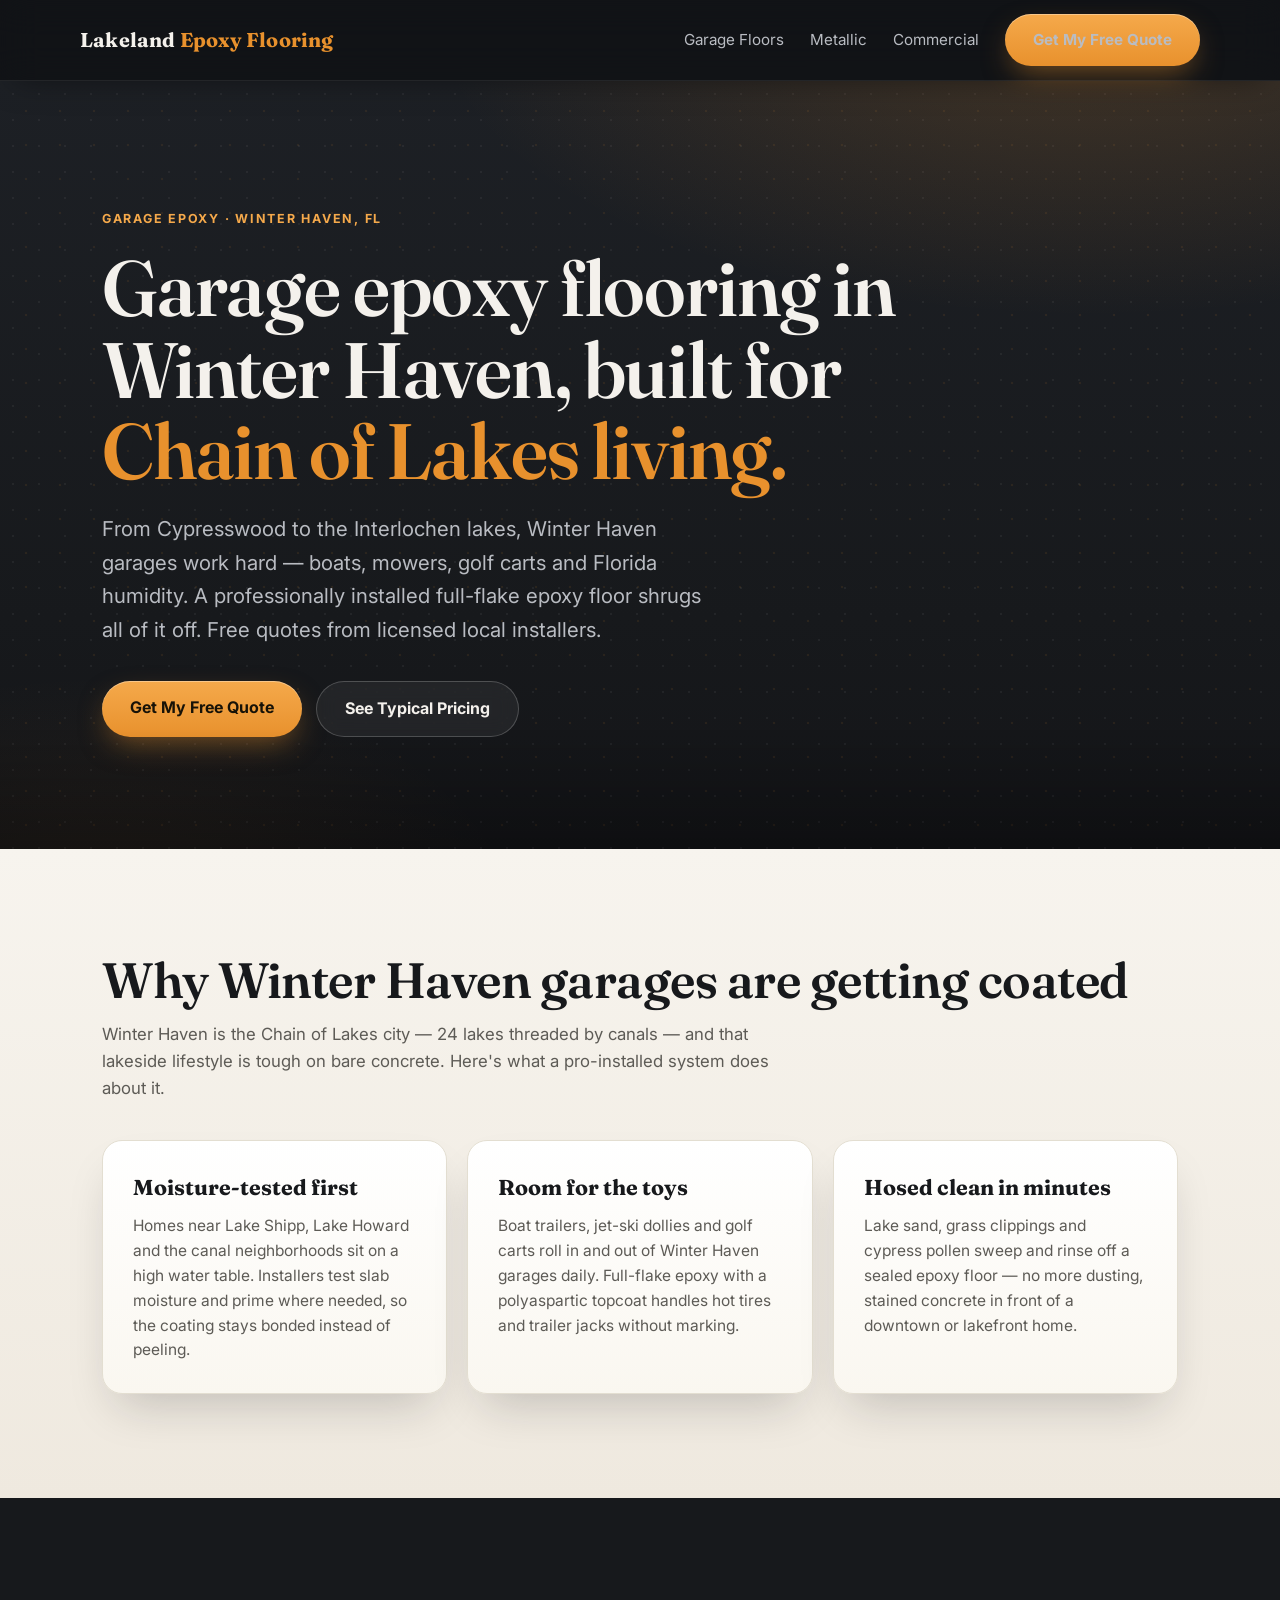
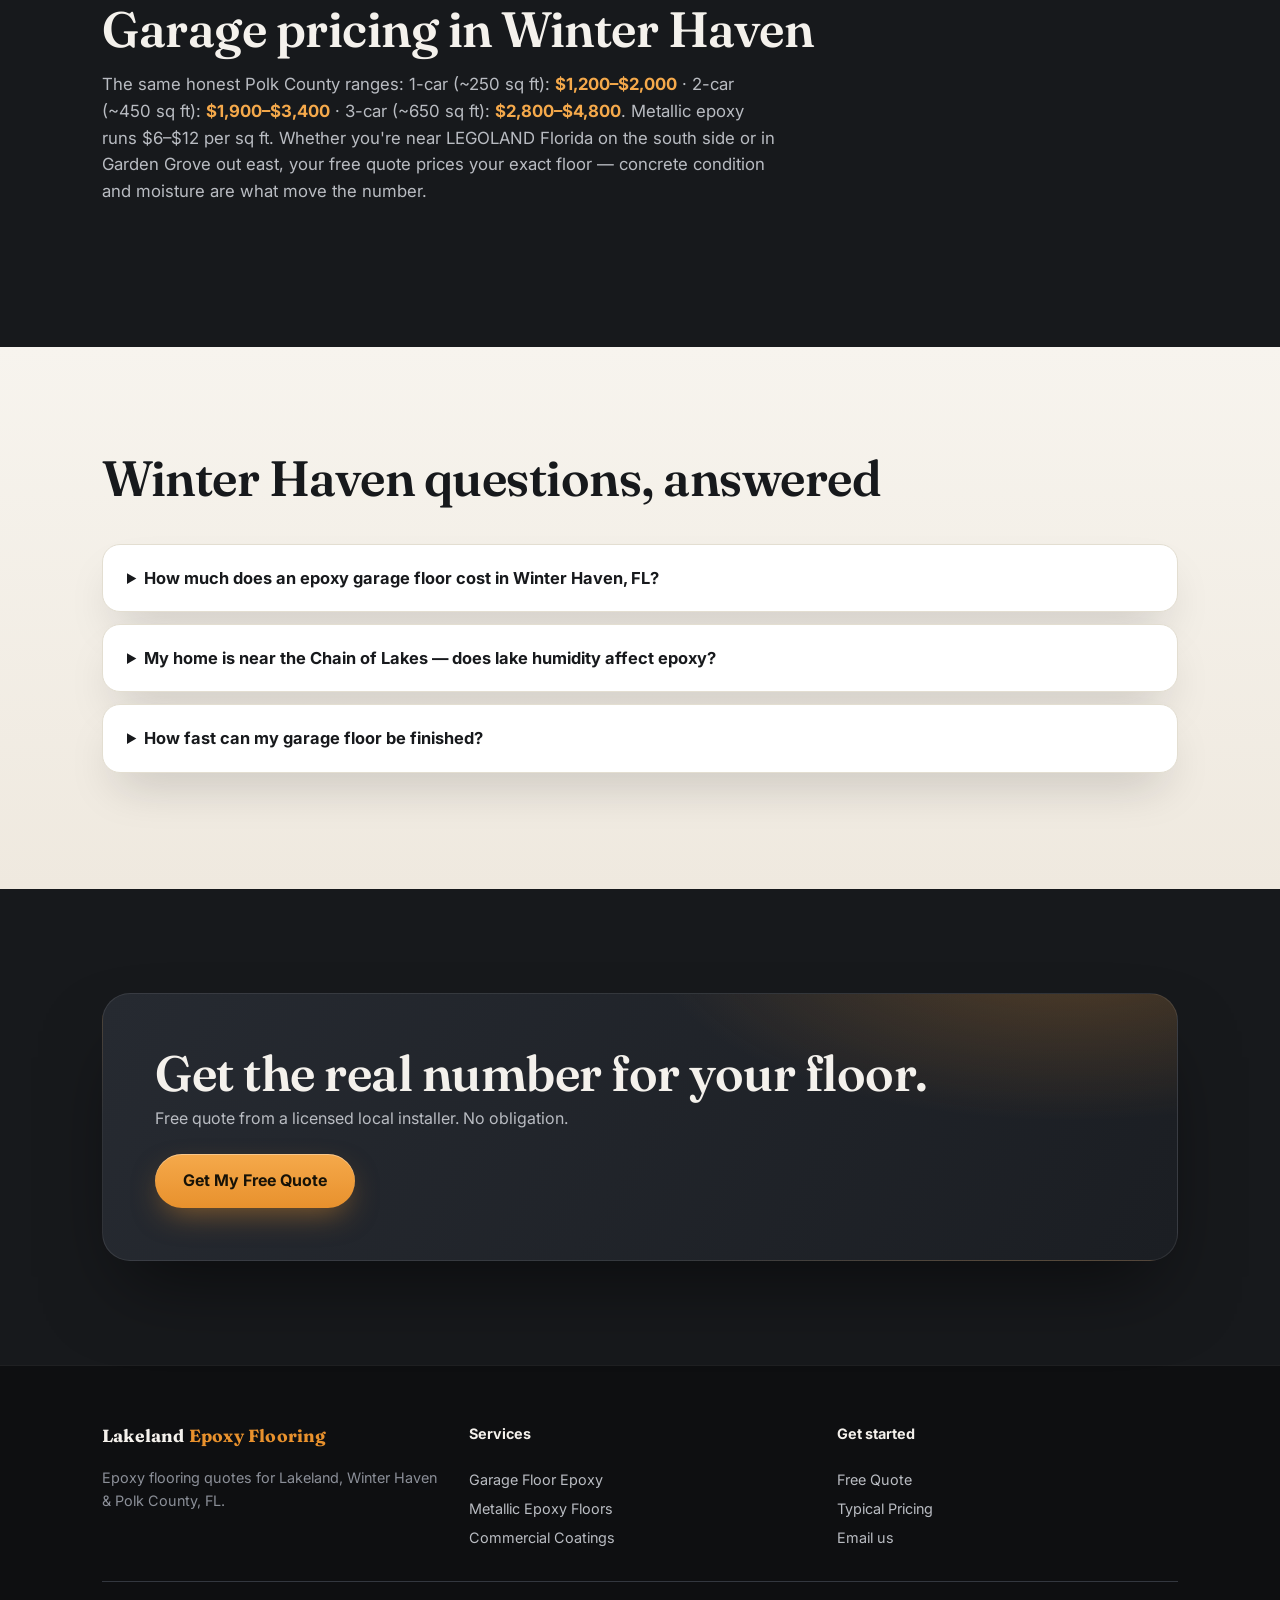
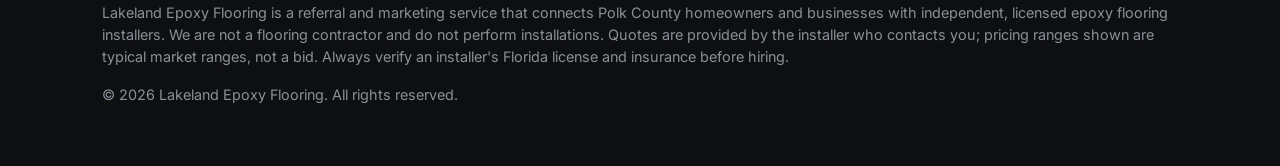
<file: epoxy-flooring-winter-haven.html>
<!DOCTYPE html>
<html lang="en">
<head>
<meta charset="UTF-8">
<meta name="viewport" content="width=device-width, initial-scale=1.0">
<title>Garage Epoxy Flooring in Winter Haven, FL — Free Quotes from Local Installers</title>
<meta name="description" content="Free quotes for epoxy garage floors in Winter Haven, FL. Typical 2-car garage $1,900–$3,400, installed in 1–2 days by licensed local installers. Metallic and commercial coatings available.">
<meta property="og:title" content="Garage Epoxy Flooring in Winter Haven, FL — Free Quotes from Local Installers">
<meta property="og:description" content="Free quotes for epoxy garage floors in Winter Haven, FL. Typical 2-car garage $1,900–$3,400, installed in 1–2 days by licensed local installers. Metallic and commercial coatings available.">
<meta property="og:type" content="website">
<link rel="icon" type="image/svg+xml" href="favicon.svg">
<meta name="google-site-verification" content="QB-ssv-MjZdVz-dJ-gzDWv2qY6BC9JkV1xSJGt7VMZ8" />
<link rel="preconnect" href="https://fonts.googleapis.com">
<link href="https://fonts.googleapis.com/css2?family=Fraunces:wght@600;700&family=Inter:wght@400;600;700&display=swap" rel="stylesheet">
<link rel="stylesheet" href="style.css">
<script type="application/ld+json">
{"@context":"https://schema.org","@type":"Service","name":"Garage Epoxy Flooring — Winter Haven, FL","serviceType":"Epoxy flooring installation referrals","areaServed":["Winter Haven, FL"],"provider":{"@type":"Organization","name":"Lakeland Epoxy Flooring"},"url":"https://lifeofmorr.github.io/lakeland-epoxy-flooring/epoxy-flooring-winter-haven.html"}
</script>
<script type="application/ld+json">
{"@context":"https://schema.org","@type":"FAQPage","mainEntity":[
{"@type":"Question","name":"How much does an epoxy garage floor cost in Winter Haven, FL?","acceptedAnswer":{"@type":"Answer","text":"The same published ranges as the rest of Polk County: a 1-car garage is typically $1,200–$2,000, a 2-car $1,900–$3,400, and a 3-car $2,800–$4,800 for a professionally installed full-flake system. Your free quote prices your exact floor."}},
{"@type":"Question","name":"My Winter Haven home is near the Chain of Lakes — does lake humidity affect epoxy?","acceptedAnswer":{"@type":"Answer","text":"It can, which is why local installers moisture-test the slab before coating. Winter Haven's high water table means some slabs need a moisture-mitigating primer first — a professional tests for it and includes the right primer so the coating doesn't peel."}},
{"@type":"Question","name":"How fast can a Winter Haven garage floor be finished?","acceptedAnswer":{"@type":"Answer","text":"Most residential installs take 1–2 days: grinding and prep on day one, coating, flake and topcoat after. You can usually walk on it within 24 hours and park on it after 3–5 days."}}]}
</script>
</head>
<body>
<header><div class="wrap nav">
<a class="logo" href="index.html">Lakeland <span>Epoxy Flooring</span></a>
<nav class="nav-links">
<a href="garage-epoxy-flooring.html">Garage Floors</a>
<a href="metallic-epoxy-floors.html">Metallic</a>
<a href="commercial-epoxy-flooring.html">Commercial</a>
<a class="btn" href="get-a-quote.html">Get My Free Quote</a>
</nav></div></header>
<div class="hero"><div class="wrap">
<p class="eyebrow">Garage Epoxy · Winter Haven, FL</p>
<h1>Garage epoxy flooring in Winter Haven, built for <em>Chain of Lakes living.</em></h1>
<p class="lede">From Cypresswood to the Interlochen lakes, Winter Haven garages work hard — boats, mowers, golf carts and Florida humidity. A professionally installed full-flake epoxy floor shrugs all of it off. Free quotes from licensed local installers.</p>
<div class="hero-cta"><a class="btn" href="get-a-quote.html">Get My Free Quote</a><a class="btn ghost" href="index.html#pricing">See Typical Pricing</a></div>
</div></div>

<section><div class="wrap">
<h2>Why Winter Haven garages are getting coated</h2>
<p class="sub">Winter Haven is the Chain of Lakes city — 24 lakes threaded by canals — and that lakeside lifestyle is tough on bare concrete. Here's what a pro-installed system does about it.</p>
<div class="cards">
<div class="card"><h3>Moisture-tested first</h3><p>Homes near Lake Shipp, Lake Howard and the canal neighborhoods sit on a high water table. Installers test slab moisture and prime where needed, so the coating stays bonded instead of peeling.</p></div>
<div class="card"><h3>Room for the toys</h3><p>Boat trailers, jet-ski dollies and golf carts roll in and out of Winter Haven garages daily. Full-flake epoxy with a polyaspartic topcoat handles hot tires and trailer jacks without marking.</p></div>
<div class="card"><h3>Hosed clean in minutes</h3><p>Lake sand, grass clippings and cypress pollen sweep and rinse off a sealed epoxy floor — no more dusting, stained concrete in front of a downtown or lakefront home.</p></div>
</div>
</div></section>

<section><div class="wrap">
<h2>Garage pricing in Winter Haven</h2>
<p class="sub">The same honest Polk County ranges: 1-car (~250 sq ft): <b>$1,200–$2,000</b> · 2-car (~450 sq ft): <b>$1,900–$3,400</b> · 3-car (~650 sq ft): <b>$2,800–$4,800</b>. Metallic epoxy runs $6–$12 per sq ft. Whether you're near LEGOLAND Florida on the south side or in Garden Grove out east, your free quote prices your exact floor — concrete condition and moisture are what move the number.</p>
</div></section>

<section class="faq"><div class="wrap">
<h2>Winter Haven questions, answered</h2>
<p class="sub"></p>
<details><summary>How much does an epoxy garage floor cost in Winter Haven, FL?</summary><p>A 1-car garage is typically $1,200–$2,000, a 2-car $1,900–$3,400, and a 3-car $2,800–$4,800 for a professionally installed full-flake system. Your free quote prices your exact floor.</p></details>
<details><summary>My home is near the Chain of Lakes — does lake humidity affect epoxy?</summary><p>It can, which is why local installers moisture-test the slab before coating. Some Winter Haven slabs need a moisture-mitigating primer first — a professional tests for it and includes the right primer so the coating doesn't peel.</p></details>
<details><summary>How fast can my garage floor be finished?</summary><p>Most installs take 1–2 days. Walk on it within about 24 hours; park on it after 3–5 days depending on the system.</p></details>
</div></section>

<section><div class="wrap"><div class="cta-band">
<div><h2 style="margin-bottom:6px">Get the real number for your floor.</h2><p style="color:var(--muted)">Free quote from a licensed local installer. No obligation.</p></div>
<a class="btn" href="get-a-quote.html">Get My Free Quote</a>
</div></div></section>
<footer><div class="wrap">
<div class="cols">
<div><a class="logo" href="index.html" style="font-size:1.1rem">Lakeland <span>Epoxy Flooring</span></a><p style="margin-top:10px">Epoxy flooring quotes for Lakeland, Winter Haven &amp; Polk County, FL.</p></div>
<div><strong style="color:var(--paper)">Services</strong><br><br><a href="garage-epoxy-flooring.html">Garage Floor Epoxy</a><a href="metallic-epoxy-floors.html">Metallic Epoxy Floors</a><a href="commercial-epoxy-flooring.html">Commercial Coatings</a></div>
<div><strong style="color:var(--paper)">Get started</strong><br><br><a href="get-a-quote.html">Free Quote</a><a href="index.html#pricing">Typical Pricing</a><a href="mailto:donmondemorrison+epoxy@gmail.com">Email us</a></div>
</div>
<p class="disclosure">Lakeland Epoxy Flooring is a referral and marketing service that connects Polk County homeowners and businesses with independent, licensed epoxy flooring installers. We are not a flooring contractor and do not perform installations. Quotes are provided by the installer who contacts you; pricing ranges shown are typical market ranges, not a bid. Always verify an installer's Florida license and insurance before hiring.</p>
<p style="margin-top:14px">© 2026 Lakeland Epoxy Flooring. All rights reserved.</p>
</div></footer>
<script>
(function(){var R=window.matchMedia('(prefers-reduced-motion: reduce)').matches;if(R||!('IntersectionObserver' in window))return;var els=document.querySelectorAll('.card,.step,.cta-band,table,.faq details,.hero-points,.chips,.quote');if(!els.length)return;els.forEach(function(e){e.classList.add('rv')});var io=new IntersectionObserver(function(es){es.forEach(function(en){if(en.isIntersecting){en.target.classList.add('in');io.unobserve(en.target)}})},{threshold:.1});els.forEach(function(e,i){e.style.transitionDelay=(i%3)*70+'ms';io.observe(e)})})();
</script>
</body>
</html>
</file>
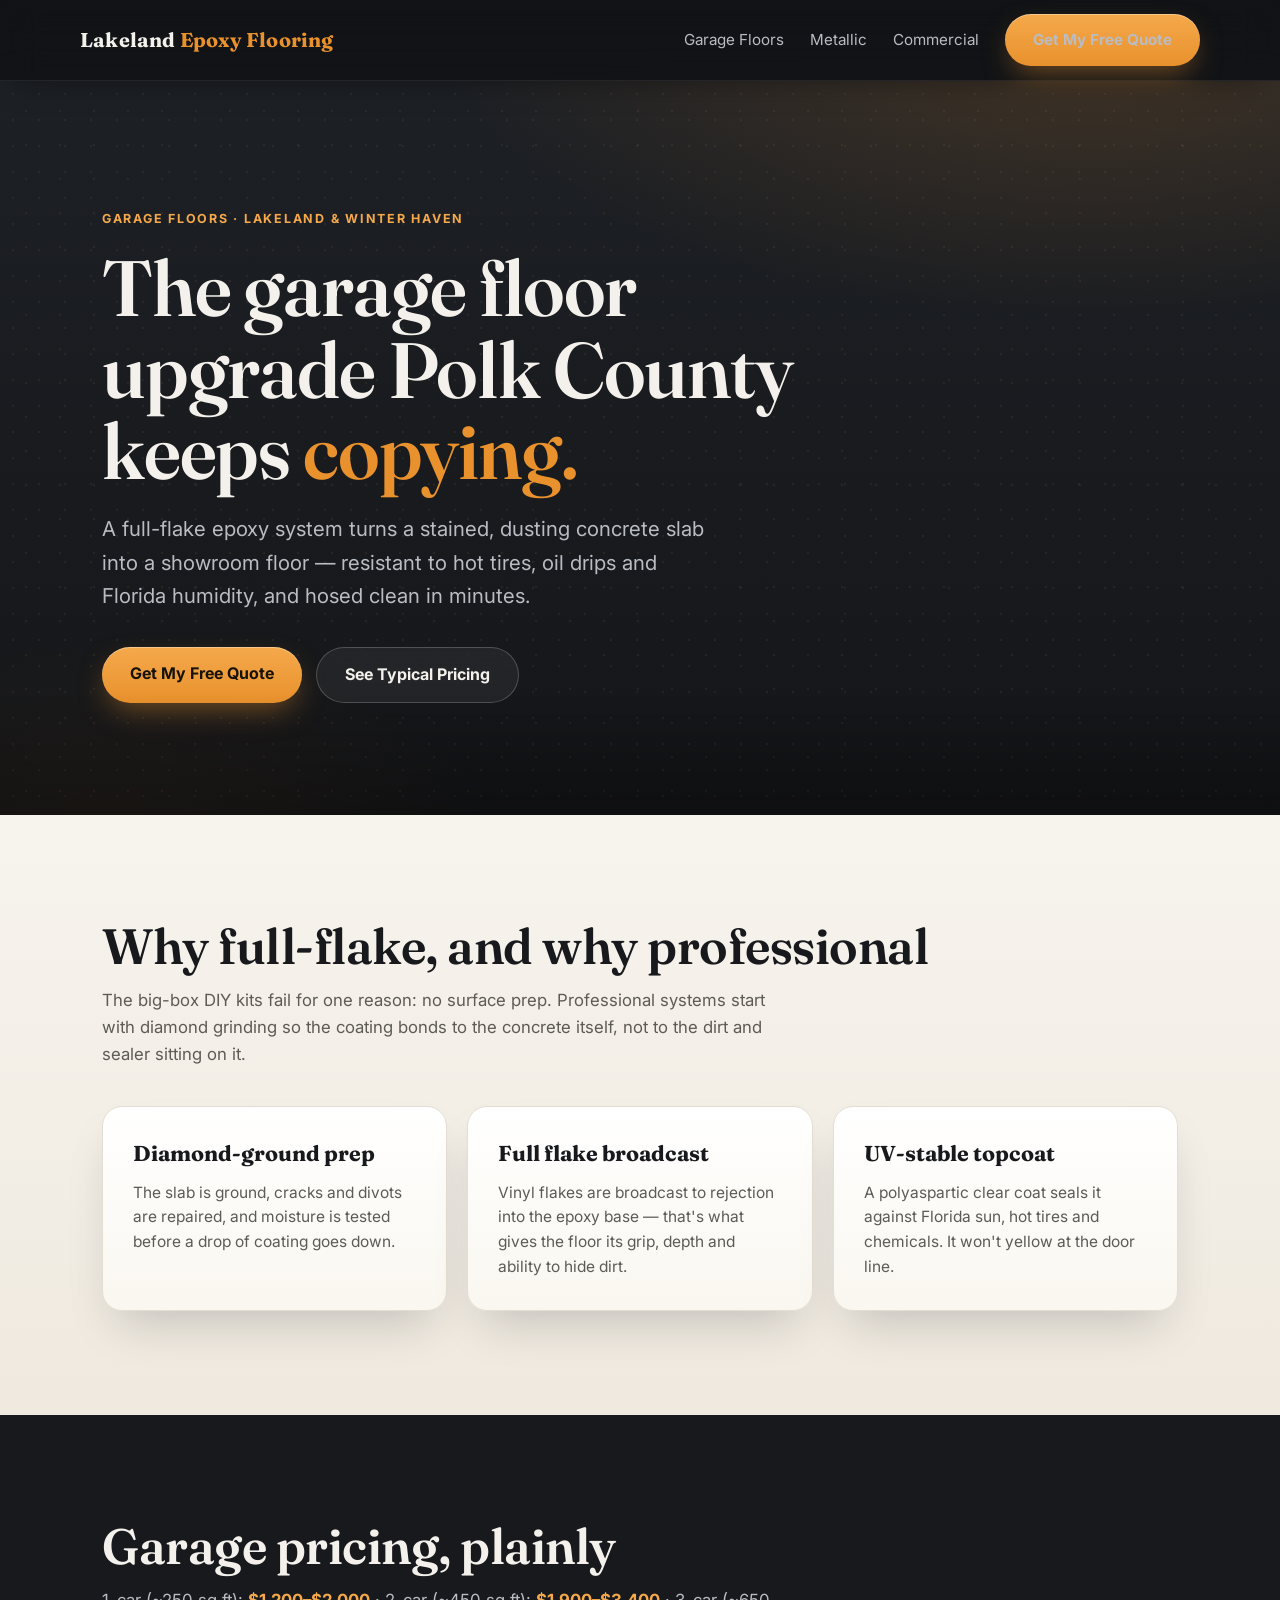
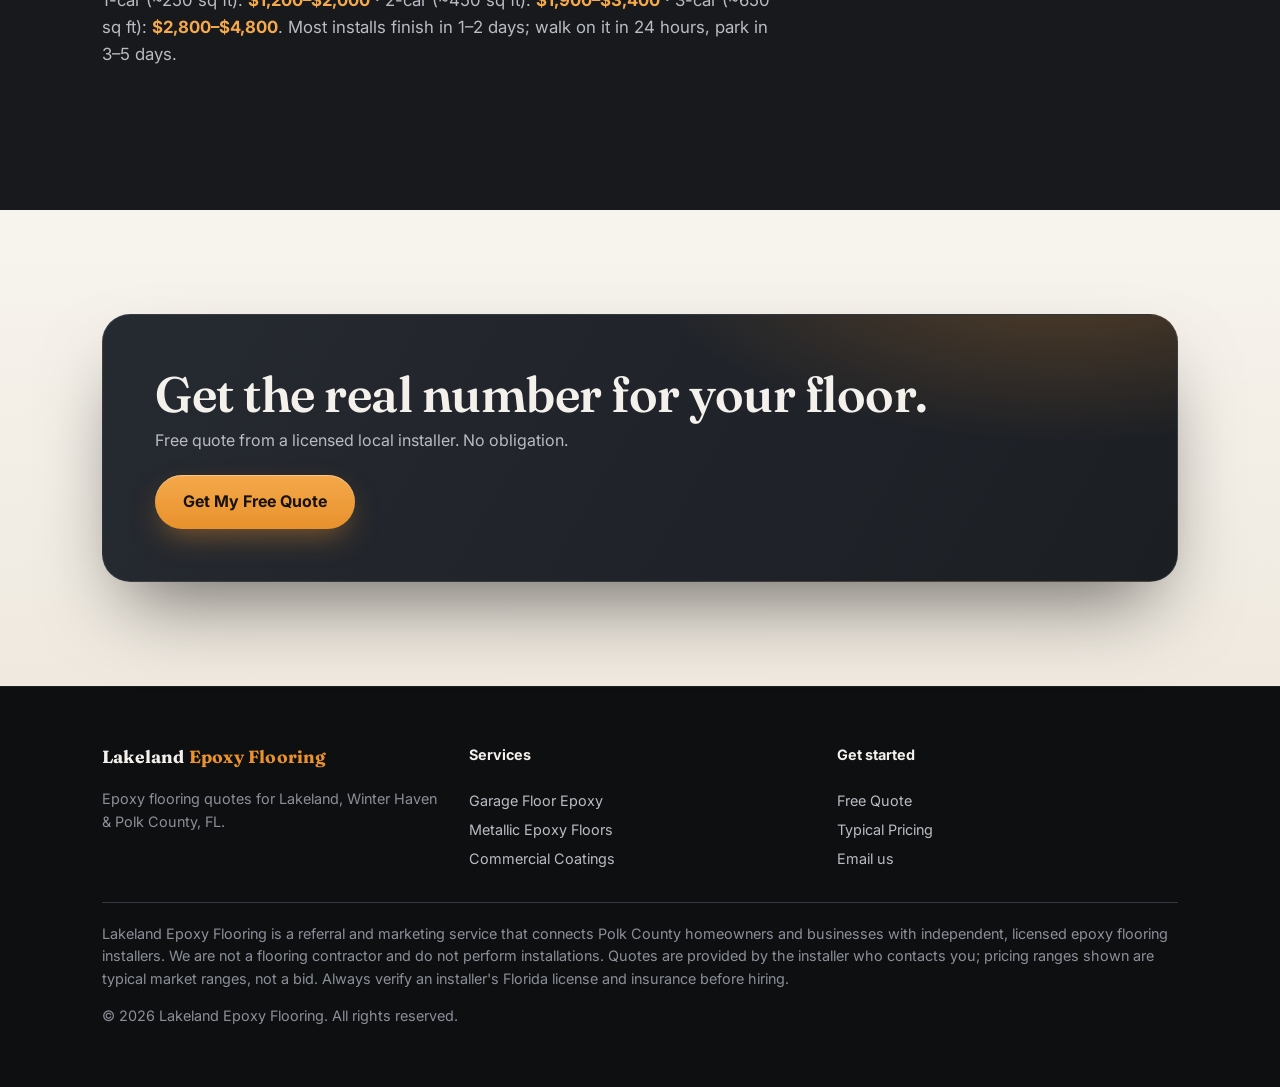
<file: garage-epoxy-flooring.html>
<!DOCTYPE html>
<html lang="en">
<head>
<meta charset="UTF-8">
<meta name="viewport" content="width=device-width, initial-scale=1.0">
<title>Garage Floor Epoxy in Lakeland, FL — Full-Flake Systems, Free Quotes</title>
<meta name="description" content="Full-flake epoxy garage floors in Lakeland & Winter Haven, FL. Typical 2-car garage $1,900–$3,400 installed in 1–2 days by licensed local pros. Free quotes.">
<meta property="og:title" content="Garage Floor Epoxy in Lakeland, FL — Full-Flake Systems, Free Quotes">
<meta property="og:description" content="Full-flake epoxy garage floors in Lakeland & Winter Haven, FL. Typical 2-car garage $1,900–$3,400 installed in 1–2 days by licensed local pros. Free quotes.">
<meta property="og:type" content="website">
<link rel="icon" type="image/svg+xml" href="favicon.svg">
<meta name="google-site-verification" content="QB-ssv-MjZdVz-dJ-gzDWv2qY6BC9JkV1xSJGt7VMZ8" />
<link rel="preconnect" href="https://fonts.googleapis.com">
<link href="https://fonts.googleapis.com/css2?family=Fraunces:wght@600;700&family=Inter:wght@400;600;700&display=swap" rel="stylesheet">
<link rel="stylesheet" href="style.css">
</head>
<body>
<header><div class="wrap nav">
<a class="logo" href="index.html">Lakeland <span>Epoxy Flooring</span></a>
<nav class="nav-links">
<a href="garage-epoxy-flooring.html">Garage Floors</a>
<a href="metallic-epoxy-floors.html">Metallic</a>
<a href="commercial-epoxy-flooring.html">Commercial</a>
<a class="btn" href="get-a-quote.html">Get My Free Quote</a>
</nav></div></header>
<div class="hero"><div class="wrap">
<p class="eyebrow">Garage Floors · Lakeland &amp; Winter Haven</p>
<h1>The garage floor upgrade Polk County keeps <em>copying.</em></h1>
<p class="lede">A full-flake epoxy system turns a stained, dusting concrete slab into a showroom floor — resistant to hot tires, oil drips and Florida humidity, and hosed clean in minutes.</p>
<div class="hero-cta"><a class="btn" href="get-a-quote.html">Get My Free Quote</a><a class="btn ghost" href="index.html#pricing">See Typical Pricing</a></div>
</div></div>

<section><div class="wrap">
<h2>Why full-flake, and why professional</h2>
<p class="sub">The big-box DIY kits fail for one reason: no surface prep. Professional systems start with diamond grinding so the coating bonds to the concrete itself, not to the dirt and sealer sitting on it.</p>
<div class="cards">
<div class="card"><h3>Diamond-ground prep</h3><p>The slab is ground, cracks and divots are repaired, and moisture is tested before a drop of coating goes down.</p></div>
<div class="card"><h3>Full flake broadcast</h3><p>Vinyl flakes are broadcast to rejection into the epoxy base — that's what gives the floor its grip, depth and ability to hide dirt.</p></div>
<div class="card"><h3>UV-stable topcoat</h3><p>A polyaspartic clear coat seals it against Florida sun, hot tires and chemicals. It won't yellow at the door line.</p></div>
</div>
</div></section>
<section><div class="wrap">
<h2>Garage pricing, plainly</h2>
<p class="sub">1-car (~250 sq ft): <b>$1,200–$2,000</b> · 2-car (~450 sq ft): <b>$1,900–$3,400</b> · 3-car (~650 sq ft): <b>$2,800–$4,800</b>. Most installs finish in 1–2 days; walk on it in 24 hours, park in 3–5 days.</p>
</div></section>

<section><div class="wrap"><div class="cta-band">
<div><h2 style="margin-bottom:6px">Get the real number for your floor.</h2><p style="color:var(--muted)">Free quote from a licensed local installer. No obligation.</p></div>
<a class="btn" href="get-a-quote.html">Get My Free Quote</a>
</div></div></section>
<footer><div class="wrap">
<div class="cols">
<div><a class="logo" href="index.html" style="font-size:1.1rem">Lakeland <span>Epoxy Flooring</span></a><p style="margin-top:10px">Epoxy flooring quotes for Lakeland, Winter Haven &amp; Polk County, FL.</p></div>
<div><strong style="color:var(--paper)">Services</strong><br><br><a href="garage-epoxy-flooring.html">Garage Floor Epoxy</a><a href="metallic-epoxy-floors.html">Metallic Epoxy Floors</a><a href="commercial-epoxy-flooring.html">Commercial Coatings</a></div>
<div><strong style="color:var(--paper)">Get started</strong><br><br><a href="get-a-quote.html">Free Quote</a><a href="index.html#pricing">Typical Pricing</a><a href="mailto:donmondemorrison+epoxy@gmail.com">Email us</a></div>
</div>
<p class="disclosure">Lakeland Epoxy Flooring is a referral and marketing service that connects Polk County homeowners and businesses with independent, licensed epoxy flooring installers. We are not a flooring contractor and do not perform installations. Quotes are provided by the installer who contacts you; pricing ranges shown are typical market ranges, not a bid. Always verify an installer's Florida license and insurance before hiring.</p>
<p style="margin-top:14px">© 2026 Lakeland Epoxy Flooring. All rights reserved.</p>
</div></footer>
<script>
(function(){var R=window.matchMedia('(prefers-reduced-motion: reduce)').matches;if(R||!('IntersectionObserver' in window))return;var els=document.querySelectorAll('.card,.step,.cta-band,table,.faq details,.hero-points,.chips,.quote');if(!els.length)return;els.forEach(function(e){e.classList.add('rv')});var io=new IntersectionObserver(function(es){es.forEach(function(en){if(en.isIntersecting){en.target.classList.add('in');io.unobserve(en.target)}})},{threshold:.1});els.forEach(function(e,i){e.style.transitionDelay=(i%3)*70+'ms';io.observe(e)})})();
</script>
</body>
</html>
</file>
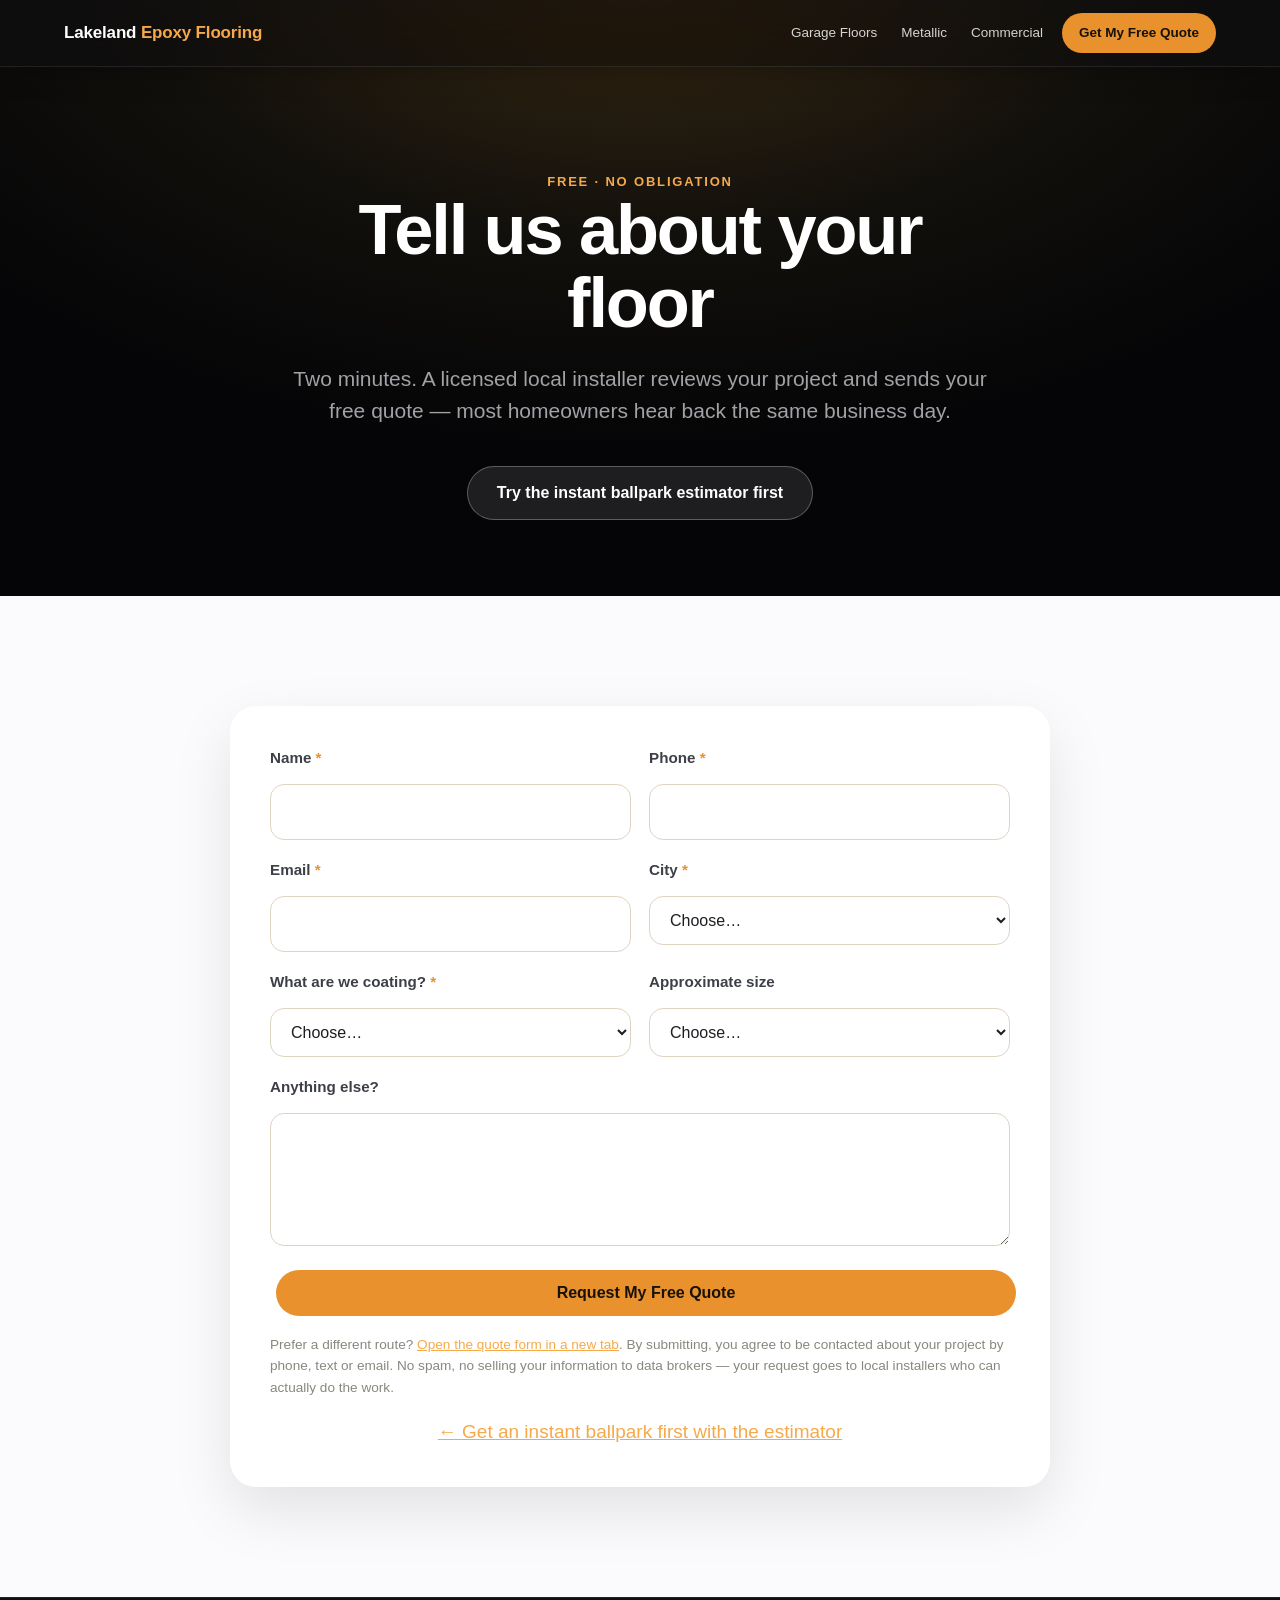
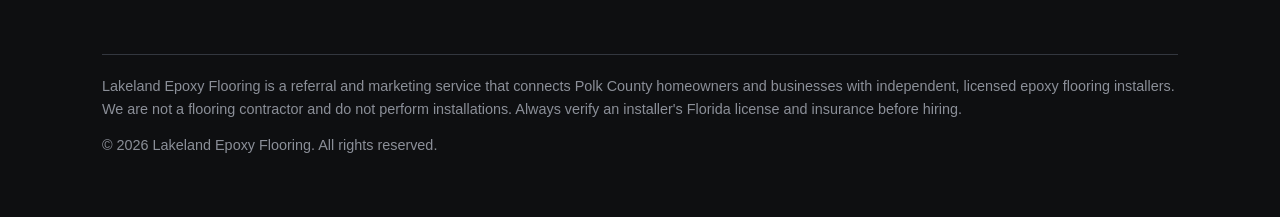
<file: get-a-quote.html>
<!DOCTYPE html>
<html lang="en">
<head>
<meta charset="UTF-8">
<meta name="viewport" content="width=device-width, initial-scale=1.0">
<title>Get a Free Epoxy Flooring Quote — Lakeland &amp; Winter Haven, FL</title>
<meta name="description" content="Request a free, no-obligation epoxy flooring quote in Lakeland, Winter Haven and Polk County, FL. A licensed local installer replies, usually the same business day.">
<meta property="og:title" content="Get a Free Epoxy Flooring Quote — Lakeland &amp; Winter Haven, FL">
<meta property="og:description" content="Request a free, no-obligation epoxy flooring quote in Lakeland, Winter Haven and Polk County, FL. A licensed local installer replies, usually the same business day.">
<meta property="og:type" content="website">
<link rel="icon" type="image/svg+xml" href="favicon.svg">
<meta name="google-site-verification" content="QB-ssv-MjZdVz-dJ-gzDWv2qY6BC9JkV1xSJGt7VMZ8" />
<link rel="stylesheet" href="style.css">
<link rel="stylesheet" href="cinematic.css">
</head>
<body class="cine">
<header class="cine-nav"><div class="cine-nav-in">
<a class="cine-logo" href="index.html">Lakeland <span>Epoxy Flooring</span></a>
<nav aria-label="Main">
<a href="garage-epoxy-flooring.html">Garage Floors</a>
<a href="metallic-epoxy-floors.html">Metallic</a>
<a href="commercial-epoxy-flooring.html">Commercial</a>
<a class="cta" href="get-a-quote.html">Get My Free Quote</a>
</nav></div></header>

<div class="cine-hero" style="padding-bottom:70px"><div class="wrap">
<p class="eyebrow">Free · No obligation</p>
<h1 style="font-size:clamp(2.6rem,6vw,4.4rem)">Tell us about your floor</h1>
<p class="lede">Two minutes. A licensed local installer reviews your project and sends your free quote — most homeowners hear back the same business day.</p>
<div class="hero-cta"><a class="cine-btn ghost" href="index.html#estimator">Try the instant ballpark estimator first</a></div>
</div></div>

<section><div class="wrap">
<div class="cine-form-wrap rv">
<!-- Lead capture: Google Forms backend (switched 2026-11-03 — the FormSubmit endpoint stopped
     delivering and every submission ended in an error; verified failing live on 2026-11-03).
     Mirrors the funnel/lighting sites: the form POSTs to the Google Form's formResponse endpoint
     into a hidden iframe (target="quote_sink"); onsubmit flags window.quoteSubmitted, and when the
     sink iframe loads we continue to thanks.html. -->
<form class="cine-form" id="quote-form" action="https://docs.google.com/forms/d/e/1FAIpQLSfQyINvX7UorRSDFL8rUIEO5IIanMhuqkMj7ysS4AwbsF5irA/formResponse" method="post" target="quote_sink" onsubmit="window.quoteSubmitted=true;">
<div class="gf-field"><label for="f-name">Name <span class="gf-star">*</span></label><input id="f-name" name="entry.1957035992" type="text" autocomplete="name" required></div>
<div class="gf-field"><label for="f-phone">Phone <span class="gf-star">*</span></label><input id="f-phone" name="entry.665545847" type="tel" autocomplete="tel" required></div>
<div class="gf-field"><label for="f-email">Email <span class="gf-star">*</span></label><input id="f-email" name="entry.1502174414" type="email" autocomplete="email" required></div>
<div class="gf-field"><label for="f-city">City <span class="gf-star">*</span></label><select id="f-city" name="entry.158369822" required><option value="" disabled selected>Choose…</option><option value="Lakeland">Lakeland</option><option value="Winter Haven">Winter Haven</option><option value="Auburndale">Auburndale</option><option value="Bartow">Bartow</option><option value="Haines City">Haines City</option><option value="Lake Wales">Lake Wales</option><option value="Mulberry">Mulberry</option><option value="Plant City">Plant City</option><option value="Davenport">Davenport</option><option value="Lake Alfred">Lake Alfred</option><option value="Polk City">Polk City</option><option value="Eagle Lake">Eagle Lake</option><option value="Other / nearby">Other / nearby</option></select></div>
<div class="gf-field"><label for="f-coating">What are we coating? <span class="gf-star">*</span></label><select id="f-coating" name="entry.439629179" required><option value="" disabled selected>Choose…</option><option value="Garage floor — full flake epoxy">Garage floor — full flake epoxy</option><option value="Metallic epoxy floor">Metallic epoxy floor</option><option value="Commercial / warehouse floor">Commercial / warehouse floor</option><option value="Other concrete floor (patio, lanai, shop)">Other concrete floor (patio, lanai, shop)</option><option value="Not sure yet — advise me">Not sure yet — advise me</option></select></div>
<div class="gf-field"><label for="f-size">Approximate size</label><select id="f-size" name="entry.1771798367"><option value="" disabled selected>Choose…</option><option value="1-car garage (~250 sq ft)">1-car garage (~250 sq ft)</option><option value="2-car garage (~450 sq ft)">2-car garage (~450 sq ft)</option><option value="3-car garage (~650 sq ft)">3-car garage (~650 sq ft)</option><option value="Under 250 sq ft">Under 250 sq ft</option><option value="Over 650 sq ft / commercial">Over 650 sq ft / commercial</option><option value="Not sure">Not sure</option></select></div>
<div class="gf-field gf-wide"><label for="f-notes">Anything else?</label><textarea id="f-notes" name="entry.175901829" rows="4"></textarea></div>
<div class="gf-field gf-wide"><button class="cine-btn" id="quote-submit" type="submit" style="width:100%">Request My Free Quote</button></div>
</form>
<iframe id="quote-sink" name="quote_sink" title="" aria-hidden="true" style="display:none"></iframe>
<p class="fineprint" style="margin-top:12px">Prefer a different route? <a href="https://docs.google.com/forms/d/e/1FAIpQLSfQyINvX7UorRSDFL8rUIEO5IIanMhuqkMj7ysS4AwbsF5irA/viewform" target="_blank" rel="noopener">Open the quote form in a new tab</a>. By submitting, you agree to be contacted about your project by phone, text or email. No spam, no selling your information to data brokers — your request goes to local installers who can actually do the work.</p>
<p style="margin-top:18px;text-align:center"><a href="index.html#estimator">← Get an instant ballpark first with the estimator</a></p>
</div>
</div></section>

<footer><div class="wrap">
<p class="disclosure">Lakeland Epoxy Flooring is a referral and marketing service that connects Polk County homeowners and businesses with independent, licensed epoxy flooring installers. We are not a flooring contractor and do not perform installations. Always verify an installer's Florida license and insurance before hiring.</p>
<p style="margin-top:14px">© 2026 Lakeland Epoxy Flooring. All rights reserved.</p>
</div></footer>
<script>
(function(){
var reduce=window.matchMedia('(prefers-reduced-motion: reduce)').matches;
var rv=document.querySelectorAll('.rv');
if(reduce||!('IntersectionObserver' in window)){rv.forEach(function(e){e.classList.add('in')});}
else{var io=new IntersectionObserver(function(es){es.forEach(function(e){if(e.isIntersecting){e.target.classList.add('in');io.unobserve(e.target);}})},{threshold:.12});rv.forEach(function(e){io.observe(e);});}
/* Google Forms submit: the form posts into the hidden sink iframe (target="quote_sink",
   onsubmit sets window.quoteSubmitted); when the sink loads, continue to thanks.html. */
document.getElementById('quote-sink').addEventListener('load',function(){
  if(window.quoteSubmitted){ window.location.href='thanks.html'; }
});
/* Preselect from the estimator: get-a-quote.html?type=garage|metallic|commercial&sqft=N */
var q=new URLSearchParams(location.search);
var typeMap={garage:'Garage floor \u2014 full flake epoxy',metallic:'Metallic epoxy floor',commercial:'Commercial / warehouse floor'};
var t=q.get('type'); if(t&&typeMap[t]){var cs=document.getElementById('f-coating');for(var i=0;i<cs.options.length;i++){if(cs.options[i].value===typeMap[t]){cs.selectedIndex=i;break;}}}
var sq=parseInt(q.get('sqft'),10);
if(!isNaN(sq)){var sz=document.getElementById('f-size');var target=sq<250?'Under 250 sq ft':sq<350?'1-car garage (~250 sq ft)':sq<550?'2-car garage (~450 sq ft)':sq<=650?'3-car garage (~650 sq ft)':'Over 650 sq ft / commercial';
  for(var j=0;j<sz.options.length;j++){if(sz.options[j].value===target){sz.selectedIndex=j;break;}}
  var notes=document.getElementById('f-notes'); if(!notes.value){notes.value='From the instant ballpark estimator: about '+sq+' sq ft.';}}
})();
</script>
<!--
  ROLLBACK REFERENCE — original Google Forms embed for this page (pre-rebuild form endpoint):
  Form ID: 1FAIpQLSfQyINvX7UorRSDFL8rUIEO5IIanMhuqkMj7ysS4AwbsF5irA
  View:  https://docs.google.com/forms/d/e/1FAIpQLSfQyINvX7UorRSDFL8rUIEO5IIanMhuqkMj7ysS4AwbsF5irA/viewform
  Embed: <iframe src="https://docs.google.com/forms/d/e/1FAIpQLSfQyINvX7UorRSDFL8rUIEO5IIanMhuqkMj7ysS4AwbsF5irA/viewform?embedded=true" width="100%" height="1200" frameborder="0" marginheight="0" marginwidth="0" title="Epoxy flooring quote form">Loading…</iframe>
  Post:  https://docs.google.com/forms/d/e/1FAIpQLSfQyINvX7UorRSDFL8rUIEO5IIanMhuqkMj7ysS4AwbsF5irA/formResponse
-->
<script>
/* Preselect from the Design Your Floor configurator (index.html):
   get-a-quote.html?coating=<exact option text>&size=<exact option text>.
   Sets a select only when the value matches one of its options exactly. */
(function(){
  var q=new URLSearchParams(location.search);
  function setSel(sel,param){
    var v=q.get(param); if(!v||!sel) return;
    for(var i=0;i<sel.options.length;i++){
      if(sel.options[i].value===v||sel.options[i].text===v){
        sel.selectedIndex=i;
        sel.dispatchEvent(new Event('change',{bubbles:true}));
        break;
      }
    }
  }
  setSel(document.querySelector('select[name="entry.439629179"]')||document.getElementById('f-coating'),'coating');
  setSel(document.querySelector('select[name="entry.1771798367"]')||document.getElementById('f-size'),'size');
  var nv=q.get('notes'); var nf=document.getElementById('f-notes'); if(nv&&nf&&!nf.value){nf.value=nv;}
})();
</script>
</body>
</html>
</file>
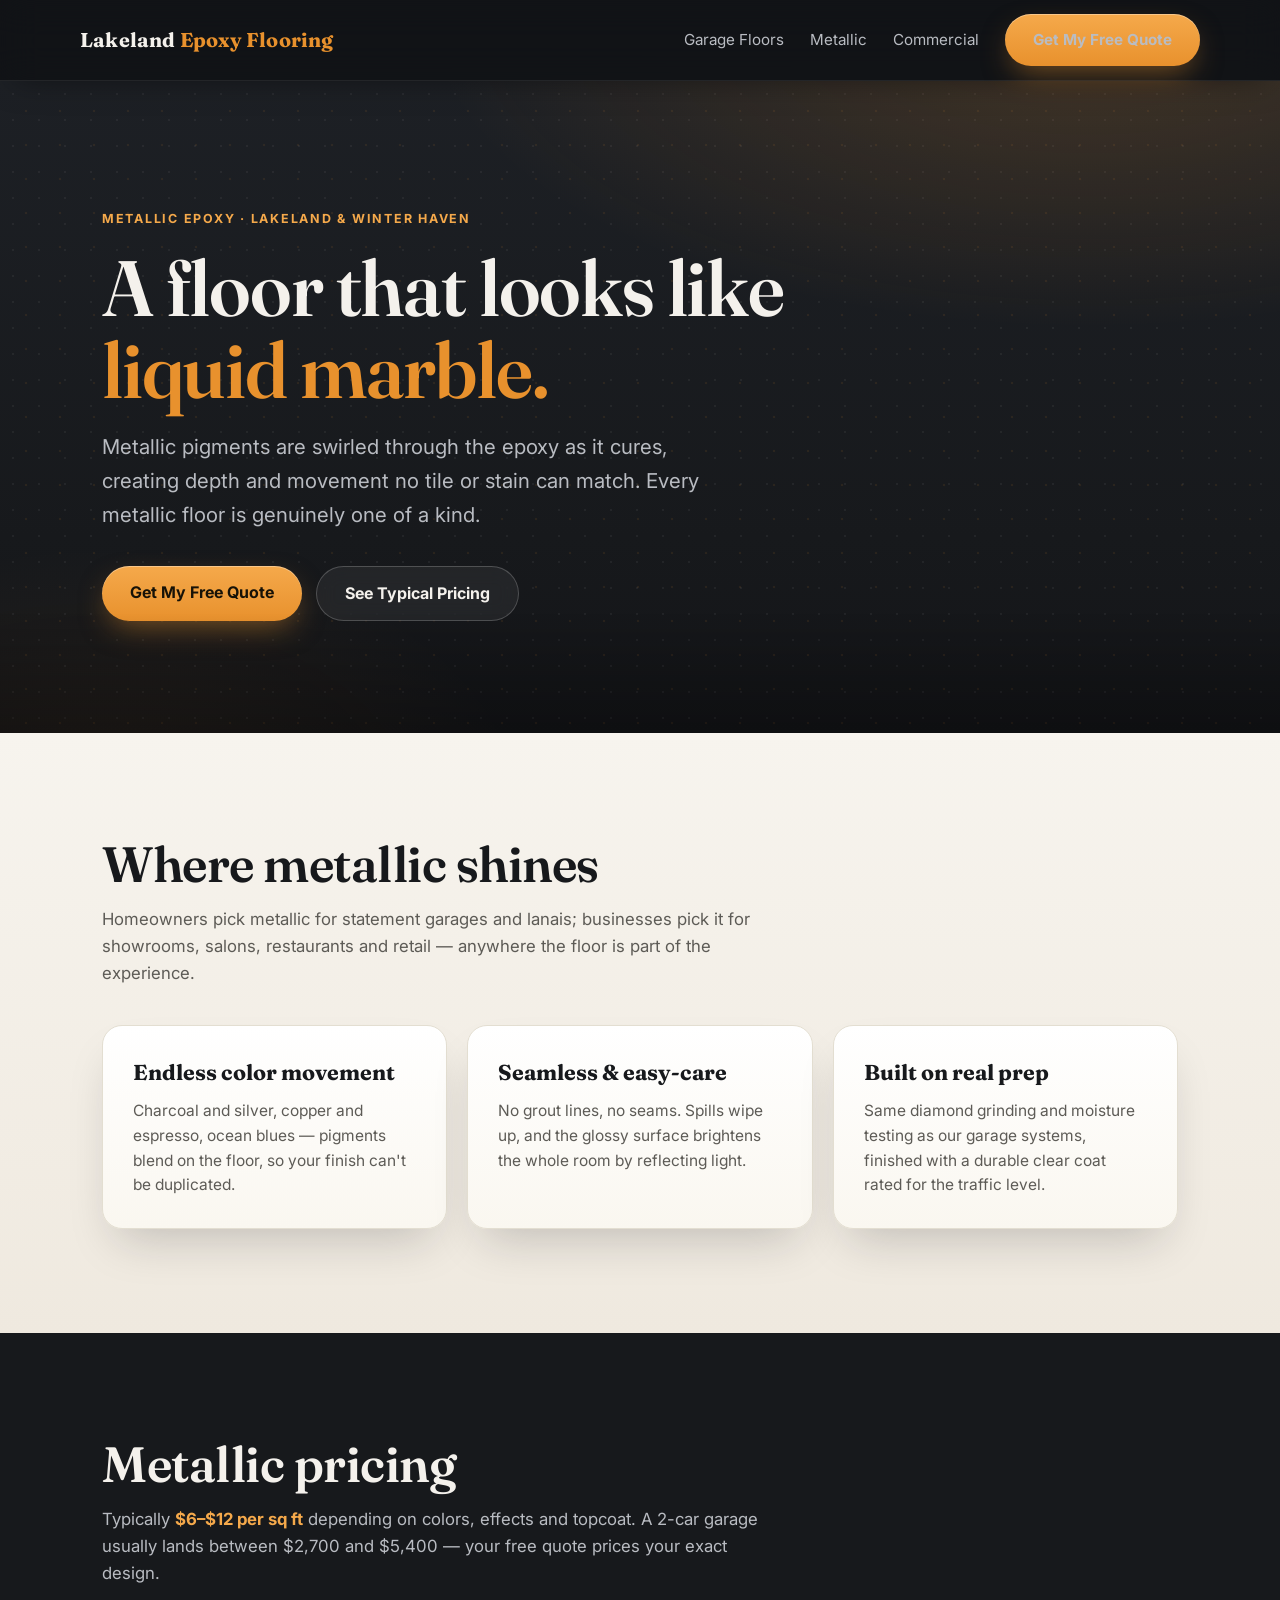
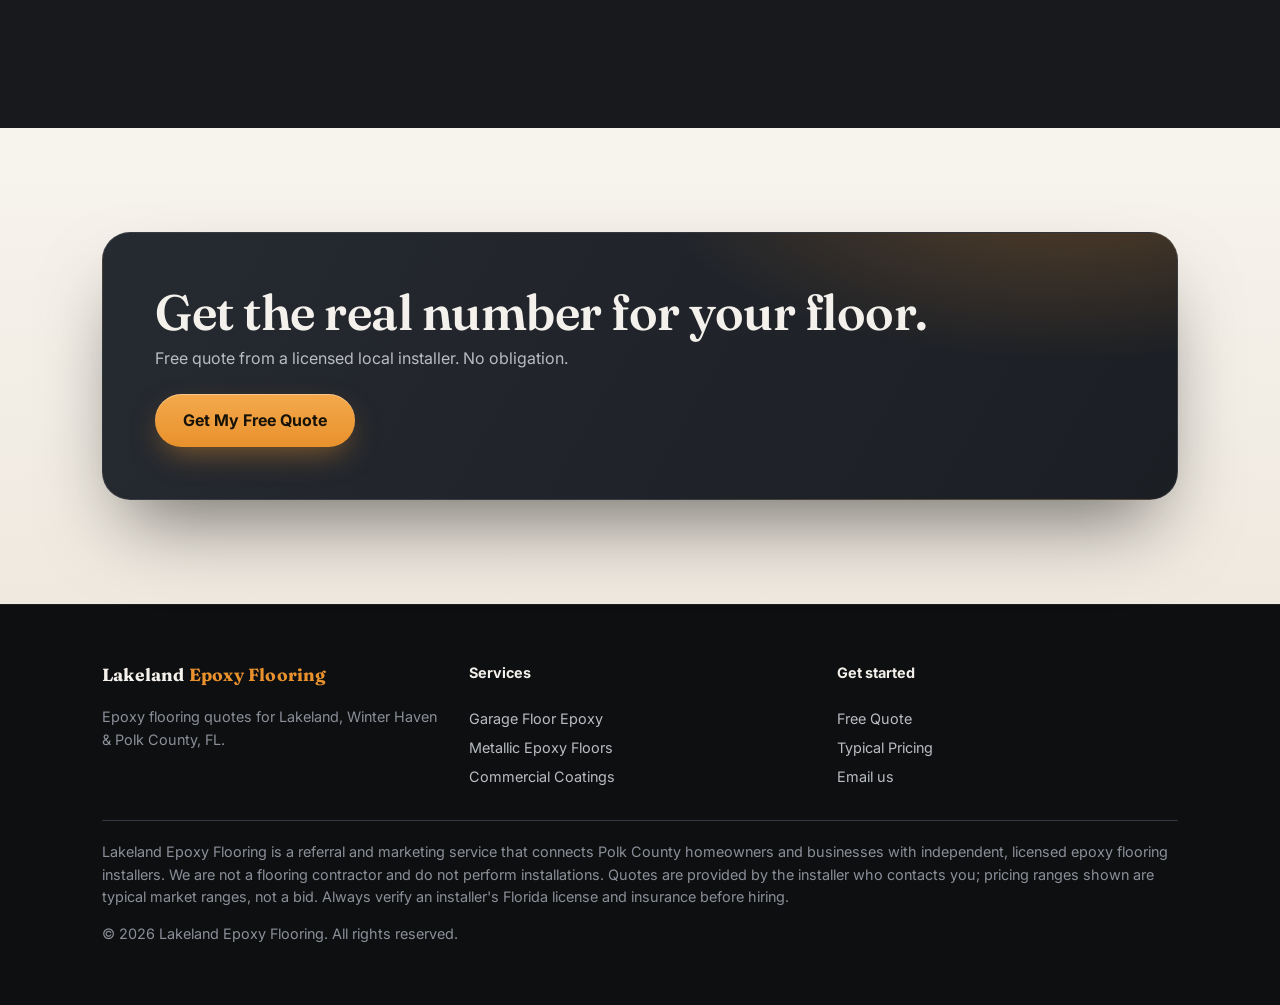
<file: metallic-epoxy-floors.html>
<!DOCTYPE html>
<html lang="en">
<head>
<meta charset="UTF-8">
<meta name="viewport" content="width=device-width, initial-scale=1.0">
<title>Metallic Epoxy Floors in Lakeland, FL — Marbled, One-of-a-Kind Finishes</title>
<meta name="description" content="Metallic epoxy floors for garages, lanais, showrooms and interiors in Lakeland & Winter Haven, FL. Typical $6–$12 per sq ft. Free quotes from licensed local installers.">
<meta property="og:title" content="Metallic Epoxy Floors in Lakeland, FL — Marbled, One-of-a-Kind Finishes">
<meta property="og:description" content="Metallic epoxy floors for garages, lanais, showrooms and interiors in Lakeland & Winter Haven, FL. Typical $6–$12 per sq ft. Free quotes from licensed local installers.">
<meta property="og:type" content="website">
<link rel="icon" type="image/svg+xml" href="favicon.svg">
<meta name="google-site-verification" content="QB-ssv-MjZdVz-dJ-gzDWv2qY6BC9JkV1xSJGt7VMZ8" />
<link rel="preconnect" href="https://fonts.googleapis.com">
<link href="https://fonts.googleapis.com/css2?family=Fraunces:wght@600;700&family=Inter:wght@400;600;700&display=swap" rel="stylesheet">
<link rel="stylesheet" href="style.css">
</head>
<body>
<header><div class="wrap nav">
<a class="logo" href="index.html">Lakeland <span>Epoxy Flooring</span></a>
<nav class="nav-links">
<a href="garage-epoxy-flooring.html">Garage Floors</a>
<a href="metallic-epoxy-floors.html">Metallic</a>
<a href="commercial-epoxy-flooring.html">Commercial</a>
<a class="btn" href="get-a-quote.html">Get My Free Quote</a>
</nav></div></header>
<div class="hero"><div class="wrap">
<p class="eyebrow">Metallic Epoxy · Lakeland &amp; Winter Haven</p>
<h1>A floor that looks like <em>liquid marble.</em></h1>
<p class="lede">Metallic pigments are swirled through the epoxy as it cures, creating depth and movement no tile or stain can match. Every metallic floor is genuinely one of a kind.</p>
<div class="hero-cta"><a class="btn" href="get-a-quote.html">Get My Free Quote</a><a class="btn ghost" href="index.html#pricing">See Typical Pricing</a></div>
</div></div>

<section><div class="wrap">
<h2>Where metallic shines</h2>
<p class="sub">Homeowners pick metallic for statement garages and lanais; businesses pick it for showrooms, salons, restaurants and retail — anywhere the floor is part of the experience.</p>
<div class="cards">
<div class="card"><h3>Endless color movement</h3><p>Charcoal and silver, copper and espresso, ocean blues — pigments blend on the floor, so your finish can't be duplicated.</p></div>
<div class="card"><h3>Seamless &amp; easy-care</h3><p>No grout lines, no seams. Spills wipe up, and the glossy surface brightens the whole room by reflecting light.</p></div>
<div class="card"><h3>Built on real prep</h3><p>Same diamond grinding and moisture testing as our garage systems, finished with a durable clear coat rated for the traffic level.</p></div>
</div>
</div></section>
<section><div class="wrap">
<h2>Metallic pricing</h2>
<p class="sub">Typically <b>$6–$12 per sq ft</b> depending on colors, effects and topcoat. A 2-car garage usually lands between $2,700 and $5,400 — your free quote prices your exact design.</p>
</div></section>

<section><div class="wrap"><div class="cta-band">
<div><h2 style="margin-bottom:6px">Get the real number for your floor.</h2><p style="color:var(--muted)">Free quote from a licensed local installer. No obligation.</p></div>
<a class="btn" href="get-a-quote.html">Get My Free Quote</a>
</div></div></section>
<footer><div class="wrap">
<div class="cols">
<div><a class="logo" href="index.html" style="font-size:1.1rem">Lakeland <span>Epoxy Flooring</span></a><p style="margin-top:10px">Epoxy flooring quotes for Lakeland, Winter Haven &amp; Polk County, FL.</p></div>
<div><strong style="color:var(--paper)">Services</strong><br><br><a href="garage-epoxy-flooring.html">Garage Floor Epoxy</a><a href="metallic-epoxy-floors.html">Metallic Epoxy Floors</a><a href="commercial-epoxy-flooring.html">Commercial Coatings</a></div>
<div><strong style="color:var(--paper)">Get started</strong><br><br><a href="get-a-quote.html">Free Quote</a><a href="index.html#pricing">Typical Pricing</a><a href="mailto:donmondemorrison+epoxy@gmail.com">Email us</a></div>
</div>
<p class="disclosure">Lakeland Epoxy Flooring is a referral and marketing service that connects Polk County homeowners and businesses with independent, licensed epoxy flooring installers. We are not a flooring contractor and do not perform installations. Quotes are provided by the installer who contacts you; pricing ranges shown are typical market ranges, not a bid. Always verify an installer's Florida license and insurance before hiring.</p>
<p style="margin-top:14px">© 2026 Lakeland Epoxy Flooring. All rights reserved.</p>
</div></footer>
<script>
(function(){var R=window.matchMedia('(prefers-reduced-motion: reduce)').matches;if(R||!('IntersectionObserver' in window))return;var els=document.querySelectorAll('.card,.step,.cta-band,table,.faq details,.hero-points,.chips,.quote');if(!els.length)return;els.forEach(function(e){e.classList.add('rv')});var io=new IntersectionObserver(function(es){es.forEach(function(en){if(en.isIntersecting){en.target.classList.add('in');io.unobserve(en.target)}})},{threshold:.1});els.forEach(function(e,i){e.style.transitionDelay=(i%3)*70+'ms';io.observe(e)})})();
</script>
</body>
</html>
</file>
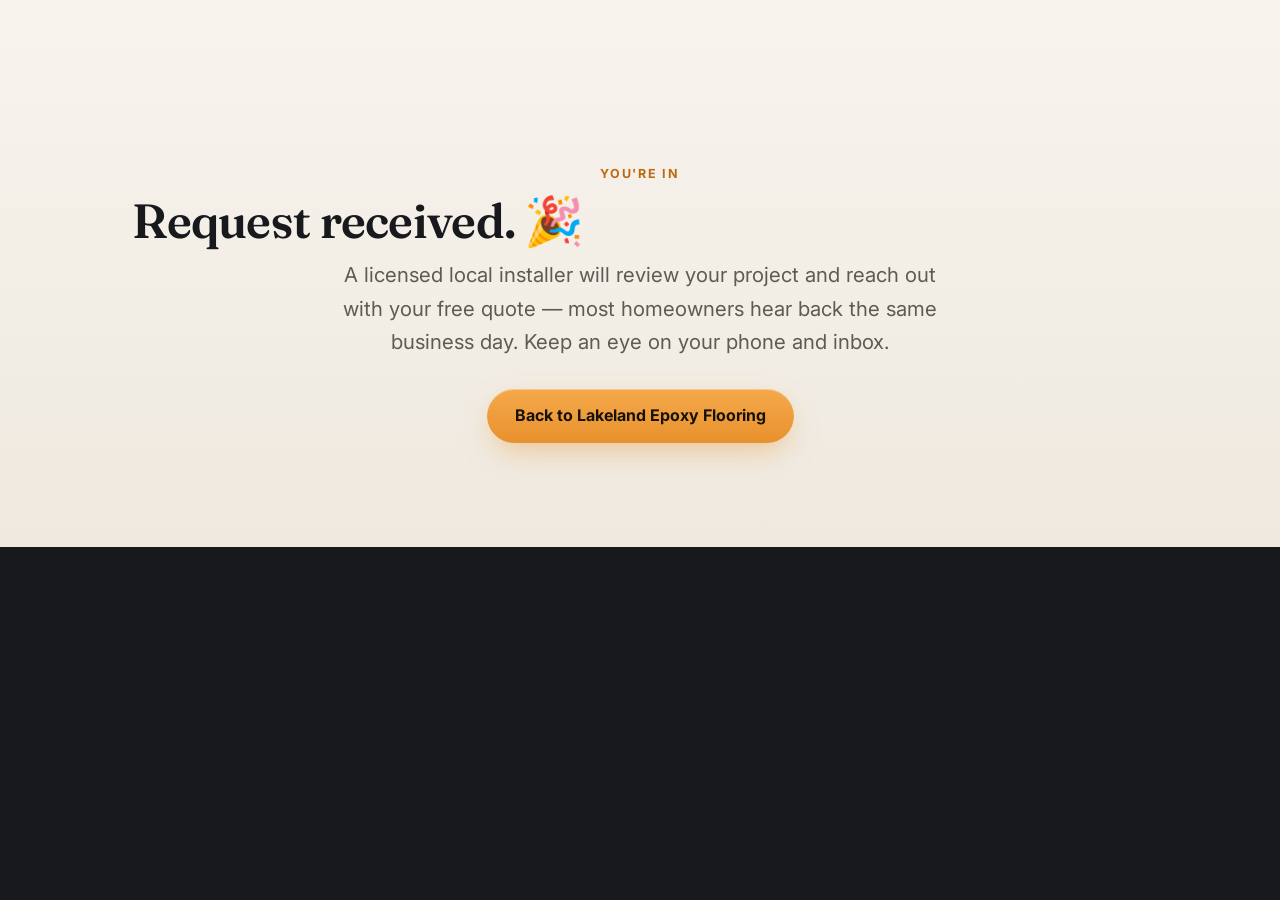
<file: thanks.html>
<!DOCTYPE html>
<html lang="en">
<head>
<meta charset="UTF-8">
<meta name="viewport" content="width=device-width, initial-scale=1.0">
<title>Request Received — Lakeland Epoxy Flooring</title>
<meta property="og:title" content="Request Received — Lakeland Epoxy Flooring">
<meta property="og:description" content="A licensed local installer will review your project and reach out with your free quote — most homeowners hear back the same business day.">
<meta property="og:type" content="website">
<link rel="icon" type="image/svg+xml" href="favicon.svg">
<meta name="robots" content="noindex">
<meta name="google-site-verification" content="QB-ssv-MjZdVz-dJ-gzDWv2qY6BC9JkV1xSJGt7VMZ8" />
<link rel="preconnect" href="https://fonts.googleapis.com">
<link href="https://fonts.googleapis.com/css2?family=Fraunces:wght@600;700&family=Inter:wght@400;600;700&display=swap" rel="stylesheet">
<link rel="stylesheet" href="style.css">
</head>
<body>
<section><div class="wrap" style="text-align:center;padding-top:60px">
<p class="eyebrow">You're in</p>
<h1 style="font-family:'Fraunces',serif;font-size:clamp(2rem,4.4vw,3rem);margin:12px 0">Request received. 🎉</h1>
<p class="lede" style="margin:0 auto">A licensed local installer will review your project and reach out with your free quote — most homeowners hear back the same business day. Keep an eye on your phone and inbox.</p>
<div style="margin-top:30px"><a class="btn" href="index.html">Back to Lakeland Epoxy Flooring</a></div>
</div></section>
</body>
</html>
</file>
<file: style.css>
/* ============================================================
   LAKELAND EPOXY FLOORING — Cinematic Design System
   Apple-grade: full-bleed heroes, huge display type, glass,
   layered depth, 3D card tilt, reveal-on-scroll.
   Palette: charcoal + amber · Fraunces / Inter · no libraries
   ============================================================ */
:root{
  --ink:#17191c; --ink2:#0e0f11;
  --panel:#202329; --panel2:#262a31; --line:#33373f;
  --amber:#e8912d; --amber2:#f5a94b; --amber-deep:#b96a12;
  --paper:#f4f1ec; --muted:#b9bcc2; --dim:#8b8f98;
  --muted-d:#5d5b56; --line-l:#e3ded1;
  --radius:14px; --radius-lg:24px;
  --ease:cubic-bezier(.22,1,.36,1);
  --shadow-card:0 1px 0 rgba(255,255,255,.05) inset,0 24px 48px -12px rgba(0,0,0,.45);
  --shadow-card-l:0 1px 0 rgba(255,255,255,.9) inset,0 24px 48px -16px rgba(23,25,28,.22);
}
*{margin:0;padding:0;box-sizing:border-box}
html{scroll-behavior:smooth}
body{font-family:'Inter',system-ui,sans-serif;background:var(--ink);color:var(--paper);line-height:1.6;-webkit-font-smoothing:antialiased;text-rendering:optimizeLegibility;overflow-x:hidden}
::selection{background:var(--amber);color:#171207}
a{color:var(--amber2)}
img{max-width:100%}
.wrap{max-width:1120px;margin:0 auto;padding:0 22px}
:focus-visible{outline:2px solid var(--amber2);outline-offset:3px;border-radius:4px}

/* ---------- Glass sticky header ---------- */
header{position:sticky;top:0;z-index:50;background:rgba(16,17,20,.68);-webkit-backdrop-filter:blur(18px) saturate(160%);backdrop-filter:blur(18px) saturate(160%);border-bottom:1px solid rgba(255,255,255,.08);box-shadow:0 12px 32px -16px rgba(0,0,0,.5)}
.nav{display:flex;align-items:center;justify-content:space-between;padding:14px 0}
.logo{font-family:'Fraunces',serif;font-weight:700;font-size:1.25rem;color:var(--paper);text-decoration:none;letter-spacing:.2px}
.logo span{color:var(--amber)}
.nav-links{display:flex;gap:26px;align-items:center}
.nav-links a{color:var(--muted);text-decoration:none;font-size:.95rem;transition:color .3s var(--ease)}
.nav-links a:hover{color:var(--paper)}

/* ---------- Buttons ---------- */
.btn{display:inline-block;background:linear-gradient(180deg,var(--amber2),var(--amber));color:#171207;font-weight:700;padding:14px 28px;border-radius:999px;text-decoration:none;border:0;cursor:pointer;font-size:1rem;box-shadow:0 12px 30px -8px rgba(232,145,45,.5),0 1px 0 rgba(255,255,255,.35) inset;transition:transform .45s var(--ease),box-shadow .45s var(--ease),background .3s}
.btn:hover{background:linear-gradient(180deg,#ffb35e,var(--amber2));transform:translateY(-2px);box-shadow:0 20px 40px -10px rgba(232,145,45,.55),0 1px 0 rgba(255,255,255,.35) inset}
.btn:active{transform:translateY(0)}
.btn.ghost{background:rgba(255,255,255,.06);-webkit-backdrop-filter:blur(10px);backdrop-filter:blur(10px);border:1px solid rgba(255,255,255,.2);color:var(--paper);box-shadow:none}
.btn.ghost:hover{background:rgba(255,255,255,.12);box-shadow:0 14px 30px -12px rgba(0,0,0,.5)}

/* ---------- Cinematic hero (gradient) ---------- */
.hero{position:relative;padding:128px 0 112px;overflow:hidden;background:
  radial-gradient(1100px 520px at 85% -10%,rgba(232,145,45,.2),transparent 60%),
  radial-gradient(700px 420px at 8% 110%,rgba(232,145,45,.08),transparent 60%),
  radial-gradient(rgba(255,255,255,.05) 1px,transparent 1.6px),
  radial-gradient(rgba(232,145,45,.09) 1px,transparent 1.6px),
  linear-gradient(180deg,#1d2025,#17191c 70%,#141518);
  background-size:auto,auto,26px 26px,34px 34px,auto;background-position:0 0,0 0,0 0,9px 13px,0 0}
.hero::after{content:"";position:absolute;inset:auto 0 0 0;height:120px;background:linear-gradient(180deg,transparent,rgba(0,0,0,.28));pointer-events:none}
.eyebrow{color:var(--amber2);font-weight:700;letter-spacing:.16em;text-transform:uppercase;font-size:.78rem}
h1{font-family:'Fraunces',serif;font-weight:600;font-size:clamp(2.7rem,6.4vw,4.9rem);line-height:1.04;letter-spacing:-.015em;margin:18px 0 20px;max-width:16ch}
h1 em{color:var(--amber);font-style:normal}
.lede{font-size:clamp(1.08rem,1.6vw,1.28rem);color:var(--muted);max-width:620px;line-height:1.65}
.hero-cta{display:flex;gap:14px;margin-top:34px;flex-wrap:wrap}
.hero-points{display:flex;gap:12px;margin-top:38px;flex-wrap:wrap;color:var(--muted);font-size:.95rem}
.hero-points span{background:rgba(255,255,255,.05);border:1px solid rgba(255,255,255,.1);-webkit-backdrop-filter:blur(8px);backdrop-filter:blur(8px);padding:9px 16px;border-radius:999px}
.hero-points b{color:var(--paper)}

/* ---------- Full-bleed photo hero (index) ---------- */
.hero-photo{min-height:94vh;display:flex;align-items:flex-end;padding:120px 0 72px;background:#0c0d0f}
.hero-photo .wrap{position:relative;z-index:2;width:100%}
.hero-photo .hero-img{position:absolute;inset:0;margin:0;z-index:0}
.hero-photo .hero-img img{display:block;width:100%;height:100%;object-fit:cover;border:0;border-radius:0}
.hero-photo::before{content:"";position:absolute;inset:0;z-index:1;background:
  radial-gradient(900px 480px at 85% -10%,rgba(232,145,45,.22),transparent 60%),
  linear-gradient(180deg,rgba(10,11,13,.62) 0%,rgba(10,11,13,.28) 38%,rgba(10,11,13,.55) 68%,rgba(12,12,14,.94) 100%);pointer-events:none}
.hero-photo::after{display:none}
.hero-photo h1{text-shadow:0 4px 34px rgba(0,0,0,.55)}
.hero-photo .lede{color:#d8d5cd;text-shadow:0 2px 18px rgba(0,0,0,.6)}
.hero-photo .hero-points span{background:rgba(14,15,17,.42);border-color:rgba(255,255,255,.16);-webkit-backdrop-filter:blur(12px);backdrop-filter:blur(12px);color:#cfccc4}
.hero-img{margin-top:36px}
.hero-img img{display:block;width:100%;height:auto;border-radius:var(--radius-lg);border:1px solid var(--line)}

/* ---------- Sections: alternating dark / light bands ---------- */
section{padding:104px 0;position:relative}
body>section:nth-of-type(odd){background:linear-gradient(180deg,#f7f4ee,#efe9df);color:var(--ink)}
body>section:nth-of-type(odd) h2{color:var(--ink)}
body>section:nth-of-type(odd) .sub{color:var(--muted-d)}
body>section:nth-of-type(odd) .fineprint{color:#8a877f}
body>section:nth-of-type(odd) .eyebrow{color:var(--amber-deep)}
body>section:nth-of-type(odd) .lede{color:var(--muted-d)}
body>section:nth-of-type(odd) h1{color:var(--ink)}
h2{font-family:'Fraunces',serif;font-weight:600;font-size:clamp(2rem,4.2vw,3.1rem);line-height:1.1;letter-spacing:-.01em;margin-bottom:14px}
.sub{color:var(--muted);max-width:680px;margin-bottom:38px;font-size:1.05rem}
.sub b{color:var(--amber2)}
body>section:nth-of-type(odd) .sub b{color:var(--amber-deep)}

/* ---------- Cards with depth + 3D tilt ---------- */
.cards{display:grid;grid-template-columns:repeat(auto-fit,minmax(290px,1fr));gap:20px;perspective:1200px}
.card{background:linear-gradient(180deg,var(--panel2),var(--panel));border:1px solid rgba(255,255,255,.07);border-radius:20px;padding:30px;box-shadow:var(--shadow-card);transform-style:preserve-3d;transition:transform .55s var(--ease),box-shadow .55s var(--ease),border-color .4s}
.card:hover{transform:translateY(-7px) rotateX(2.2deg) rotateY(-2.2deg);border-color:rgba(232,145,45,.45);box-shadow:0 1px 0 rgba(255,255,255,.06) inset,0 38px 64px -16px rgba(0,0,0,.6)}
.card h3{font-family:'Fraunces',serif;font-size:1.35rem;margin-bottom:9px}
.card p{color:var(--muted);font-size:.97rem}
.card .price{color:var(--amber2);font-weight:700;margin-top:14px;display:block;font-size:1.02rem}
.card a.more{font-weight:600;text-decoration:none;display:inline-block;margin-top:8px}
body>section:nth-of-type(odd) .card{background:linear-gradient(180deg,#ffffff,#faf7f0);border-color:var(--line-l);box-shadow:var(--shadow-card-l)}
body>section:nth-of-type(odd) .card:hover{border-color:rgba(185,106,18,.5)}
body>section:nth-of-type(odd) .card h3{color:var(--ink)}
body>section:nth-of-type(odd) .card p{color:var(--muted-d)}
body>section:nth-of-type(odd) .card .price{color:var(--amber-deep)}
body>section:nth-of-type(odd) .card a.more{color:var(--amber-deep)}

/* ---------- Pricing table ---------- */
table{width:100%;border-collapse:separate;border-spacing:0;background:linear-gradient(180deg,var(--panel2),var(--panel));border:1px solid rgba(255,255,255,.07);border-radius:20px;overflow:hidden;box-shadow:var(--shadow-card)}
th,td{padding:17px 20px;text-align:left;border-bottom:1px solid var(--line);font-size:.99rem}
th{color:var(--amber2);font-weight:700;background:rgba(255,255,255,.03);letter-spacing:.02em}
tr:last-child td{border-bottom:0}
tbody tr,table tr{transition:background .3s}
td:last-child{font-weight:700;color:var(--paper)}
body>section:nth-of-type(odd) table{background:#fff;border-color:var(--line-l);box-shadow:var(--shadow-card-l)}
body>section:nth-of-type(odd) th{color:var(--amber-deep);background:#f4eddc;border-color:var(--line-l)}
body>section:nth-of-type(odd) td{border-color:#ece5d3}
body>section:nth-of-type(odd) td:last-child{color:var(--ink)}

/* ---------- Steps ---------- */
.steps{display:grid;grid-template-columns:repeat(auto-fit,minmax(260px,1fr));gap:20px;perspective:1200px}
.step{background:linear-gradient(180deg,var(--panel2),var(--panel));border:1px solid rgba(255,255,255,.07);border-radius:20px;padding:28px;box-shadow:var(--shadow-card);transition:transform .55s var(--ease),box-shadow .55s var(--ease)}
.step:hover{transform:translateY(-6px)}
.step .n{font-family:'Fraunces',serif;font-size:2.6rem;line-height:1;color:var(--amber);display:block;margin-bottom:10px}
.step h3{font-family:'Fraunces',serif;font-size:1.25rem;margin-bottom:7px}
.step p{color:var(--muted);font-size:.97rem}
body>section:nth-of-type(odd) .step{background:linear-gradient(180deg,#ffffff,#faf7f0);border-color:var(--line-l);box-shadow:var(--shadow-card-l)}
body>section:nth-of-type(odd) .step h3{color:var(--ink)}
body>section:nth-of-type(odd) .step p{color:var(--muted-d)}
body>section:nth-of-type(odd) .step .n{color:var(--amber-deep)}

/* ---------- Area chips ---------- */
.chips{display:flex;flex-wrap:wrap;gap:10px}
.chip{border:1px solid rgba(255,255,255,.1);background:rgba(255,255,255,.04);padding:10px 18px;border-radius:999px;font-size:.92rem;color:var(--muted);transition:transform .4s var(--ease),border-color .3s,background .3s}
a.chip:hover{transform:translateY(-2px);border-color:rgba(232,145,45,.55);background:rgba(232,145,45,.08)}
body>section:nth-of-type(odd) .chip{background:#fff;border-color:var(--line-l);color:var(--muted-d)}

/* ---------- FAQ ---------- */
.faq details{background:linear-gradient(180deg,var(--panel2),var(--panel));border:1px solid rgba(255,255,255,.07);border-radius:18px;padding:20px 24px;margin-bottom:12px;box-shadow:0 14px 30px -14px rgba(0,0,0,.4);transition:border-color .3s}
.faq details:hover,.faq details[open]{border-color:rgba(232,145,45,.4)}
.faq summary{font-weight:700;cursor:pointer;font-size:1.03rem}
.faq p{color:var(--muted);margin-top:9px}
body>section:nth-of-type(odd) .faq details,body>section:nth-of-type(odd).faq details{background:#fff;border-color:var(--line-l);box-shadow:var(--shadow-card-l)}
body>section:nth-of-type(odd) .faq summary{color:var(--ink)}
body>section:nth-of-type(odd) .faq p{color:var(--muted-d)}

/* ---------- Quote / form panel (page chrome around the form) ---------- */
.quote,form.quote{background:linear-gradient(180deg,var(--panel2),var(--panel));border:1px solid rgba(255,255,255,.08);border-radius:var(--radius-lg);padding:clamp(16px,3vw,32px);max-width:820px;box-shadow:0 40px 80px -24px rgba(0,0,0,.55)}
.quote iframe{display:block;border:0;border-radius:14px;background:#fff;max-width:100%}
.grid2{display:grid;grid-template-columns:1fr 1fr;gap:16px}
label{display:block;font-size:.9rem;font-weight:600;margin-bottom:6px}
input,select,textarea{width:100%;background:var(--ink);border:1px solid var(--line);border-radius:12px;color:var(--paper);padding:13px 15px;font:inherit;font-size:.98rem;margin-bottom:16px}
input:focus,select:focus,textarea:focus{border-color:var(--amber);outline:none;box-shadow:0 0 0 3px rgba(232,145,45,.25)}
textarea{min-height:110px;resize:vertical}
.fineprint{color:var(--dim);font-size:.85rem}

/* ---------- CTA band ---------- */
.cta-band{background:radial-gradient(700px 300px at 90% -20%,rgba(232,145,45,.28),transparent 60%),linear-gradient(120deg,#262a31,#1b1e23);border:1px solid rgba(255,255,255,.09);border-radius:28px;padding:clamp(30px,4.5vw,52px);display:flex;justify-content:space-between;align-items:center;gap:22px;flex-wrap:wrap;box-shadow:0 40px 80px -24px rgba(0,0,0,.55)}
.cta-band h2{color:var(--paper)}
body>section:nth-of-type(odd) .cta-band h2{color:var(--paper)}
.cta-band p{color:var(--muted)}

/* ---------- Footer ---------- */
footer{background:var(--ink2);border-top:1px solid rgba(255,255,255,.07);padding:56px 0 60px;color:var(--dim);font-size:.9rem}
footer .cols{display:grid;grid-template-columns:repeat(auto-fit,minmax(220px,1fr));gap:26px;margin-bottom:26px}
footer a{color:var(--muted);text-decoration:none;display:block;margin-bottom:6px;transition:color .3s}
footer a:hover{color:var(--paper)}
footer .logo{display:inline-block}
.disclosure{border-top:1px solid var(--line);padding-top:20px;line-height:1.55}

/* ---------- Reveal on scroll (JS adds .rv, IO adds .in) ---------- */
.rv{opacity:0;transform:translateY(30px) scale(.985)}
.rv.in{opacity:1;transform:none;transition:opacity .95s var(--ease),transform .95s var(--ease)}

/* ---------- Responsive ---------- */
@media(max-width:720px){
  .nav-links a:not(.btn){display:none}
  .grid2{grid-template-columns:1fr}
  .hero{padding:84px 0 72px}
  .hero-photo{min-height:88vh;padding:96px 0 52px}
  section{padding:72px 0}
  h1{font-size:clamp(2.4rem,11vw,3.4rem)}
}

/* ---------- Reduced motion ---------- */
@media (prefers-reduced-motion: reduce){
  html{scroll-behavior:auto}
  *,*::before,*::after{transition:none!important;animation:none!important}
  .rv{opacity:1;transform:none}
  .card:hover,.step:hover,.btn:hover,a.chip:hover{transform:none}
}

/* Native quote form (posts to the site's Google backend invisibly) */
.gform{display:grid;grid-template-columns:1fr 1fr;gap:18px;text-align:left}
.gf-field{display:flex;flex-direction:column;gap:8px}
.gf-wide{grid-column:1/-1}
.gf-field label{font-weight:600;font-size:.95rem;color:#3c4046}
.gf-star{color:#e8912d}
.gform input,.gform select,.gform textarea{font:inherit;font-size:1rem;color:#1c1e22;background:#ffffff;border:1px solid #ddd5c2;border-radius:14px;padding:14px 16px;width:100%;appearance:none;-webkit-appearance:none;transition:border-color .2s, box-shadow .2s}
.gform select{background-image:url("data:image/svg+xml;charset=UTF-8,%3Csvg xmlns='http://www.w3.org/2000/svg' width='14' height='9' viewBox='0 0 14 9'%3E%3Cpath d='M1 1l6 6 6-6' fill='none' stroke='%23888' stroke-width='2' stroke-linecap='round'/%3E%3C/svg%3E");background-repeat:no-repeat;background-position:right 16px center;padding-right:44px}
.gform input:focus,.gform select:focus,.gform textarea:focus{outline:none;border-color:#e8912d;box-shadow:0 0 0 4px rgba(232,145,45,.18)}
.gform textarea{resize:vertical;min-height:110px}
.gform-btn{font:inherit;font-weight:700;font-size:1.05rem;color:#1c1e22;background:linear-gradient(180deg,#f5a94b,#e8912d);border:0;border-radius:999px;padding:16px 34px;min-height:56px;cursor:pointer;box-shadow:0 12px 28px rgba(0,0,0,.22), inset 0 1px 0 rgba(255,255,255,.35);transition:transform .18s, box-shadow .18s}
.gform-btn:hover{transform:translateY(-2px)}
.gform-btn:active{transform:translateY(0)}
@media (max-width:640px){.gform{grid-template-columns:1fr}}

/* ---------- CINE-1 token bridge (2026-11-01, additive only) ----------
   Aligns the remaining pages with the CINE-1 type/color tokens used by
   cinematic.css on index/get-a-quote. No existing selector is changed. */
:root{
  --font:-apple-system,BlinkMacSystemFont,"SF Pro Display","SF Pro Text","Helvetica Neue",Arial,sans-serif;
  --mono:ui-monospace,"SF Mono",SFMono-Regular,Menlo,Consolas,monospace;
  --cine-amber:#e8912d; --cine-ink:#17191c; --cine-panel:#202329; --cine-paper:#f4f1ec;
}
.eyebrow{letter-spacing:.14em}
code,kbd{font-family:var(--mono)}

/* ===== Design Your Floor — interactive configurator (additive) ===== */
.cfg-sec{background:radial-gradient(1100px 480px at 50% -8%,rgba(232,145,45,.13),transparent 62%),linear-gradient(180deg,#101114,#17191c 55%,#101114);}
.cfg{display:grid;grid-template-columns:1.45fr 1fr;gap:28px;align-items:stretch;text-align:left;}
.cfg-stage{perspective:1100px;min-height:320px;}
.cfg-tilt{position:relative;height:100%;min-height:320px;border-radius:var(--radius-lg);overflow:hidden;background:#202329;border:1px solid rgba(255,255,255,.10);box-shadow:0 1px 0 rgba(255,255,255,.06) inset,0 34px 70px -18px rgba(0,0,0,.65);transform-style:preserve-3d;will-change:transform;}
#cfg-canvas{display:block;width:100%;height:100%;min-height:320px;background:radial-gradient(rgba(244,244,242,.5) 1px,transparent 1.6px) 0 0/17px 19px,radial-gradient(rgba(23,24,28,.55) 1px,transparent 1.6px) 8px 11px/19px 17px,radial-gradient(rgba(134,140,149,.45) 1px,transparent 1.4px) 4px 6px/13px 15px,linear-gradient(180deg,#232529 0 24%,#2f3237 24%,#26282d 100%);}
.cfg-sheen{position:absolute;inset:0;pointer-events:none;mix-blend-mode:screen;background:radial-gradient(560px circle at var(--sx,50%) var(--sy,38%),rgba(255,246,224,.30),rgba(255,246,224,0) 62%);opacity:.9;transition:opacity .4s var(--ease);}
.cfg-stage.cfg-is-satin .cfg-sheen{opacity:.22;}
.cfg-shade{position:absolute;inset:0;pointer-events:none;background:linear-gradient(180deg,rgba(0,0,0,.14),transparent 30%,transparent 72%,rgba(0,0,0,.30));}
.cfg-cap{position:absolute;left:16px;bottom:14px;z-index:2;font-family:'Fraunces',serif;font-size:.98rem;color:var(--paper);background:rgba(14,15,17,.55);border:1px solid rgba(255,255,255,.14);border-radius:999px;padding:7px 15px;-webkit-backdrop-filter:blur(10px);backdrop-filter:blur(10px);}
.cfg-panel{background:rgba(255,255,255,.045);border:1px solid rgba(255,255,255,.10);border-radius:var(--radius-lg);box-shadow:0 1px 0 rgba(255,255,255,.06) inset,0 24px 48px -12px rgba(0,0,0,.45);-webkit-backdrop-filter:blur(14px);backdrop-filter:blur(14px);padding:26px 26px 24px;display:flex;flex-direction:column;gap:20px;}
.cfg-group{display:flex;flex-direction:column;gap:10px;}
.cfg-lab{font-size:.78rem;font-weight:700;letter-spacing:.12em;text-transform:uppercase;color:var(--amber2);}
.cfg-swatches{display:flex;flex-wrap:wrap;gap:8px;}
.cfg-swatch{display:flex;flex-direction:column;align-items:center;gap:7px;background:none;border:0;cursor:pointer;color:var(--muted);font:inherit;font-size:.82rem;padding:6px 7px;border-radius:12px;transition:color .25s var(--ease);}
.cfg-swatch:hover{color:var(--paper);}
.cfg-chip{width:38px;height:38px;border-radius:50%;border:2px solid rgba(255,255,255,.22);box-shadow:0 4px 12px rgba(0,0,0,.45),0 1px 0 rgba(255,255,255,.25) inset;transition:transform .25s var(--ease),border-color .25s var(--ease),box-shadow .25s var(--ease);}
.cfg-swatch.is-on{color:var(--paper);font-weight:600;}
.cfg-swatch.is-on .cfg-chip{border-color:var(--amber);transform:scale(1.1);box-shadow:0 0 0 4px rgba(232,145,45,.22),0 6px 16px rgba(0,0,0,.5);}
.cfg-seg{display:flex;background:rgba(0,0,0,.32);border:1px solid rgba(255,255,255,.09);border-radius:999px;padding:4px;gap:4px;}
.cfg-seg button{flex:1;border:0;background:transparent;color:var(--muted);font:inherit;font-weight:600;font-size:.92rem;padding:10px 8px;min-height:44px;border-radius:999px;cursor:pointer;transition:background .25s var(--ease),color .25s var(--ease);}
.cfg-seg button:hover{color:var(--paper);}
.cfg-seg button.is-on{background:linear-gradient(180deg,var(--amber2),var(--amber));color:#171207;box-shadow:0 6px 16px -4px rgba(232,145,45,.55);}
.cfg-price{font-size:1.02rem;line-height:1.55;color:var(--muted);border-top:1px solid rgba(255,255,255,.09);padding-top:18px;}
.cfg-price strong{font-family:'Fraunces',serif;font-size:1.45rem;color:var(--amber2);white-space:nowrap;}
.cfg-cta{text-align:center;margin:0;}
.cfg-metal{font-size:.92rem;color:var(--dim);}
.cfg-metal a{color:var(--amber2);text-decoration:none;font-weight:600;}
.cfg-metal a:hover{text-decoration:underline;}
@media (max-width:900px){
  .cfg{grid-template-columns:1fr;}
  .cfg-stage,.cfg-tilt,#cfg-canvas{min-height:280px;}
  .cfg-tilt{height:300px;}
}
@media (prefers-reduced-motion: reduce){
  .cfg-swatch,.cfg-chip,.cfg-seg button,.cfg-sheen{transition:none;}
}
</file>
<file: cinematic.css>
/* ============================================================
   LAKELAND EPOXY — CINE-1 cinematic layer (amber adaptation)
   System stack only. Zero external requests. Scenes: CSS + inline SVG.
   Palette: ink #17191c · panel #202329 · amber #e8912d · paper #f4f1ec
   ============================================================ */
:root{
  --cine-ink:#17191c; --cine-panel:#202329; --cine-amber:#e8912d; --cine-amber2:#f5a94b;
  --cine-paper:#f4f1ec; --cine-t2:#a1a1a6; --cine-t2l:#5d5b56;
  --cine-bg:#fbfbfd; --cine-alt:#f5f3ef;
  --cine-font:-apple-system,BlinkMacSystemFont,"SF Pro Display","SF Pro Text","Helvetica Neue",Arial,sans-serif;
  --cine-mono:ui-monospace,"SF Mono",SFMono-Regular,Menlo,Consolas,monospace;
  --cine-rad:22px; --cine-ease:cubic-bezier(.22,.61,.21,1);
}
body.cine{font-family:var(--cine-font);font-size:19px;background:var(--cine-bg);color:var(--cine-ink)}
body.cine h1,body.cine h2,body.cine h3{font-family:var(--cine-font)}
/* fixed glass nav */
.cine-nav{position:fixed;top:0;left:0;right:0;z-index:60;background:rgba(14,15,18,.58);-webkit-backdrop-filter:saturate(180%) blur(20px);backdrop-filter:saturate(180%) blur(20px);border-bottom:1px solid rgba(255,255,255,.09)}
.cine-nav-in{max-width:1200px;margin:0 auto;padding:13px 24px;display:flex;align-items:center;justify-content:space-between;gap:16px;flex-wrap:wrap}
.cine-logo{color:#fff;font-size:17px;font-weight:700;letter-spacing:-.01em;text-decoration:none;white-space:nowrap}
.cine-logo span{color:var(--cine-amber2)}
.cine-nav nav{display:flex;gap:2px;flex-wrap:wrap;align-items:center}
.cine-nav nav a{color:rgba(255,255,255,.82);padding:8px 11px;border-radius:8px;font-size:13.5px;text-decoration:none}
.cine-nav nav a:hover{color:#fff;background:rgba(255,255,255,.09)}
.cine-nav nav a.cta{background:var(--cine-amber);color:#171207;font-weight:700;border-radius:980px;padding:9px 17px;margin-left:6px}
.cine-nav nav a.cta:hover{background:var(--cine-amber2)}
/* cinematic dark hero */
.cine-hero{position:relative;background:radial-gradient(1100px 620px at 50% -8%,#3a2a12 0%,#12100c 46%,#050507 80%);color:#fff;padding:172px 0 110px;text-align:center;overflow:hidden}
.cine-hero .eyebrow{color:var(--cine-amber2);font-size:13px;letter-spacing:.14em}
.cine-hero h1{font-size:clamp(3rem,8vw,5.6rem);font-weight:700;letter-spacing:-.03em;line-height:1.04;max-width:16ch;margin:0 auto 24px;color:#fff}
.cine-hero h1 em{color:var(--cine-amber2);font-style:normal}
.cine-hero .sub,.cine-hero .lede{font-size:21px;line-height:1.5;color:var(--cine-t2);max-width:720px;margin:0 auto 32px}
.cine-hero .hero-cta{justify-content:center;position:relative;z-index:3}
.cine-hero .hero-points{justify-content:center;position:relative;z-index:3}
.cine-btn{display:inline-block;background:var(--cine-amber);color:#171207;padding:14px 30px;border-radius:980px;font-weight:700;font-size:16px;text-decoration:none;margin:6px;border:0;cursor:pointer}
.cine-btn:hover{background:var(--cine-amber2)}
.cine-btn.ghost{background:rgba(255,255,255,.1);color:#fff;box-shadow:inset 0 0 0 1px rgba(255,255,255,.28)}
.cine-btn.ghost:hover{background:rgba(255,255,255,.18)}
/* layered epoxy-sheen scene */
.scene{position:relative;max-width:880px;margin:70px auto 0;height:430px;perspective:1200px}
.plx{position:absolute;inset:0;will-change:transform}
.floor-grid{position:absolute;left:50%;bottom:-30px;width:140%;height:300px;transform:translateX(-50%) rotateX(64deg);transform-origin:bottom;background:linear-gradient(rgba(232,145,45,.22) 1px,transparent 1px),linear-gradient(90deg,rgba(232,145,45,.22) 1px,transparent 1px);background-size:52px 52px;-webkit-mask-image:linear-gradient(to top,rgba(0,0,0,.85),transparent 88%);mask-image:linear-gradient(to top,rgba(0,0,0,.85),transparent 88%)}
.sheen{position:absolute;left:50%;top:38%;width:560px;max-width:88vw;height:190px;transform:translate(-50%,-50%) rotate(-8deg);background:linear-gradient(105deg,transparent 20%,rgba(245,169,75,.20) 42%,rgba(255,255,255,.14) 50%,rgba(245,169,75,.10) 58%,transparent 80%);filter:blur(2px);z-index:1;pointer-events:none}
.core{position:absolute;left:50%;top:44%;width:320px;max-width:74vw;transform:translate(-50%,-50%);z-index:2}
.core-card{transform:rotateX(7deg) rotateY(-11deg);background:rgba(255,255,255,.07);border:1px solid rgba(255,255,255,.16);border-radius:26px;padding:28px;text-align:left;-webkit-backdrop-filter:blur(18px);backdrop-filter:blur(18px);box-shadow:0 40px 90px rgba(0,0,0,.55),0 0 90px rgba(232,145,45,.30);animation:floatc 7s ease-in-out infinite alternate}
.core-card .cap{font-size:12px;color:var(--cine-t2);text-transform:uppercase;letter-spacing:.12em;font-family:var(--cine-mono)}
.core-card .big{font-size:32px;font-weight:700;letter-spacing:-.02em;line-height:1.12;margin:6px 0}
.core-card p{font-size:14.5px;color:#e8e4da;line-height:1.5}
.core-card .flake-row{display:flex;gap:7px;margin-top:16px}
.core-card .flake-row i{width:22px;height:14px;border-radius:4px;display:block}
.reflect{position:absolute;left:8%;right:8%;bottom:-64px;height:56px;background:radial-gradient(50% 100% at 50% 0%,rgba(232,145,45,.34),transparent 70%);filter:blur(6px)}
.glass{position:absolute;z-index:3;background:rgba(20,17,12,.66);border:1px solid rgba(255,255,255,.15);border-radius:18px;-webkit-backdrop-filter:blur(16px);backdrop-filter:blur(16px);box-shadow:0 24px 60px rgba(0,0,0,.5);padding:16px 18px;text-align:left;animation:floaty 7s ease-in-out infinite alternate}
.glass .g-cap{font-family:var(--cine-mono);font-size:11px;letter-spacing:.1em;color:var(--cine-amber2);text-transform:uppercase;margin-bottom:8px}
.glass p{font-size:13.5px;color:#ece8de;line-height:1.5}
.glass p+p{margin-top:6px;color:var(--cine-t2);font-size:12.5px;font-family:var(--cine-mono)}
.g-price{left:0;top:4%;width:272px;max-width:62vw}
.g-time{right:0;bottom:6%;width:250px;max-width:60vw;animation-delay:-3.2s}
@keyframes floaty{from{transform:translateY(-10px)}to{transform:translateY(10px)}}
@keyframes floatc{from{transform:rotateX(7deg) rotateY(-11deg) translateY(-10px)}to{transform:rotateX(7deg) rotateY(-11deg) translateY(10px)}}
/* light sections on cine pages */
body.cine>section{background:var(--cine-bg);color:var(--cine-ink);padding:110px 0}
body.cine>section.alt{background:var(--cine-alt)}
body.cine>section.dark-band{background:radial-gradient(900px 520px at 50% 0%,#241a0d 0%,#0a0a12 60%,#050507 100%);color:#fff}
body.cine .sec-title{font-size:clamp(2.1rem,4.6vw,3.6rem);font-weight:700;letter-spacing:-.02em;line-height:1.08;text-align:center;color:var(--cine-ink)}
body.cine .dark-band .sec-title{color:#fff}
body.cine .lead-c{color:var(--cine-t2l);text-align:center;font-size:20px;max-width:720px;margin:16px auto 52px}
body.cine .dark-band .lead-c{color:var(--cine-t2)}
body.cine .tile{background:#fff;border-radius:var(--cine-rad);box-shadow:0 18px 50px rgba(0,0,0,.08);padding:32px}
body.cine .dark-band .tile{background:rgba(255,255,255,.06);border:1px solid rgba(255,255,255,.13);box-shadow:none;color:#fff}
body.cine .dark-band .tile p{color:var(--cine-t2)}
/* estimator widget */
.estimator{max-width:820px;margin:0 auto;background:#fff;border-radius:26px;box-shadow:0 24px 60px rgba(0,0,0,.10);padding:clamp(24px,4vw,40px);text-align:left}
.estimator .e-types{display:grid;grid-template-columns:repeat(3,1fr);gap:10px;margin-bottom:26px}
.estimator .e-type{font:inherit;font-size:15px;font-weight:600;padding:14px 8px;border-radius:14px;border:1px solid #e3ded1;background:#faf7f0;color:var(--cine-ink);cursor:pointer}
.estimator .e-type[aria-pressed="true"]{background:var(--cine-ink);color:var(--cine-paper);border-color:var(--cine-ink)}
.estimator .e-type small{display:block;font-weight:400;font-size:12.5px;opacity:.75;margin-top:3px}
.estimator label.e-lab{font-size:13px;font-weight:600;text-transform:uppercase;letter-spacing:.1em;color:var(--cine-t2l)}
.estimator input[type="range"]{width:100%;accent-color:var(--cine-amber);margin:12px 0 4px;height:32px}
.estimator .e-sqft{font-family:var(--cine-mono);font-size:15px;color:var(--cine-ink)}
.estimator .e-out{margin-top:24px;background:var(--cine-alt);border:1px solid #e9e2d2;border-radius:18px;padding:22px}
.estimator .e-range{font-size:clamp(1.7rem,4vw,2.4rem);font-weight:700;letter-spacing:-.02em;line-height:1.1}
.estimator .e-note{font-size:14.5px;color:var(--cine-t2l);margin-top:8px;line-height:1.55}
.estimator .e-cta{margin-top:18px;text-align:center}
/* native form (cine) */
.cine-form-wrap{max-width:820px;margin:0 auto;background:#fff;border-radius:26px;box-shadow:0 24px 60px rgba(0,0,0,.10);padding:clamp(24px,4vw,40px)}
.cine-form{display:grid;grid-template-columns:1fr 1fr;gap:18px;text-align:left}
.cine-form .gf-field{display:flex;flex-direction:column;gap:8px}
.cine-form .gf-wide{grid-column:1/-1}
.cine-form label{font-weight:600;font-size:.95rem;color:#3c4046}
.cine-form .gf-star{color:var(--cine-amber)}
.cine-form input,.cine-form select,.cine-form textarea{font:inherit;font-size:1rem;color:#1c1e22;background:#fff;border:1px solid #ddd5c2;border-radius:14px;padding:14px 16px;width:100%;margin:0}
.cine-form input:focus,.cine-form select:focus,.cine-form textarea:focus{outline:none;border-color:var(--cine-amber);box-shadow:0 0 0 4px rgba(232,145,45,.18)}
.cine-form textarea{resize:vertical;min-height:110px}
.form-alert{display:none;background:#fdf3e3;border:1px solid var(--cine-amber);border-radius:16px;padding:18px 20px;font-size:15.5px;line-height:1.55;color:#4a3208;margin-bottom:20px}
.form-alert.show{display:block}
.form-alert a{color:#9a5b00;font-weight:700}
/* reveal (JS-applied only) */
.rv{opacity:0;transform:translateY(26px);transition:opacity .7s var(--cine-ease),transform .7s var(--cine-ease);transition-delay:var(--d,0s)}
.rv.in{opacity:1;transform:none}
@media(max-width:860px){
  body.cine>section{padding:84px 0}
  .cine-hero{padding:140px 0 84px}
  .scene{height:520px;margin-top:52px}
  .g-price{top:0}.g-time{bottom:0}
  .core{top:48%}
  .estimator .e-types{grid-template-columns:1fr}
  .cine-form{grid-template-columns:1fr}
  body.cine{font-size:18px}
}
@media(prefers-reduced-motion:reduce){
  html{scroll-behavior:auto}
  *,*::before,*::after{animation:none!important;transition:none!important}
  .rv{opacity:1;transform:none}
}
</file>
